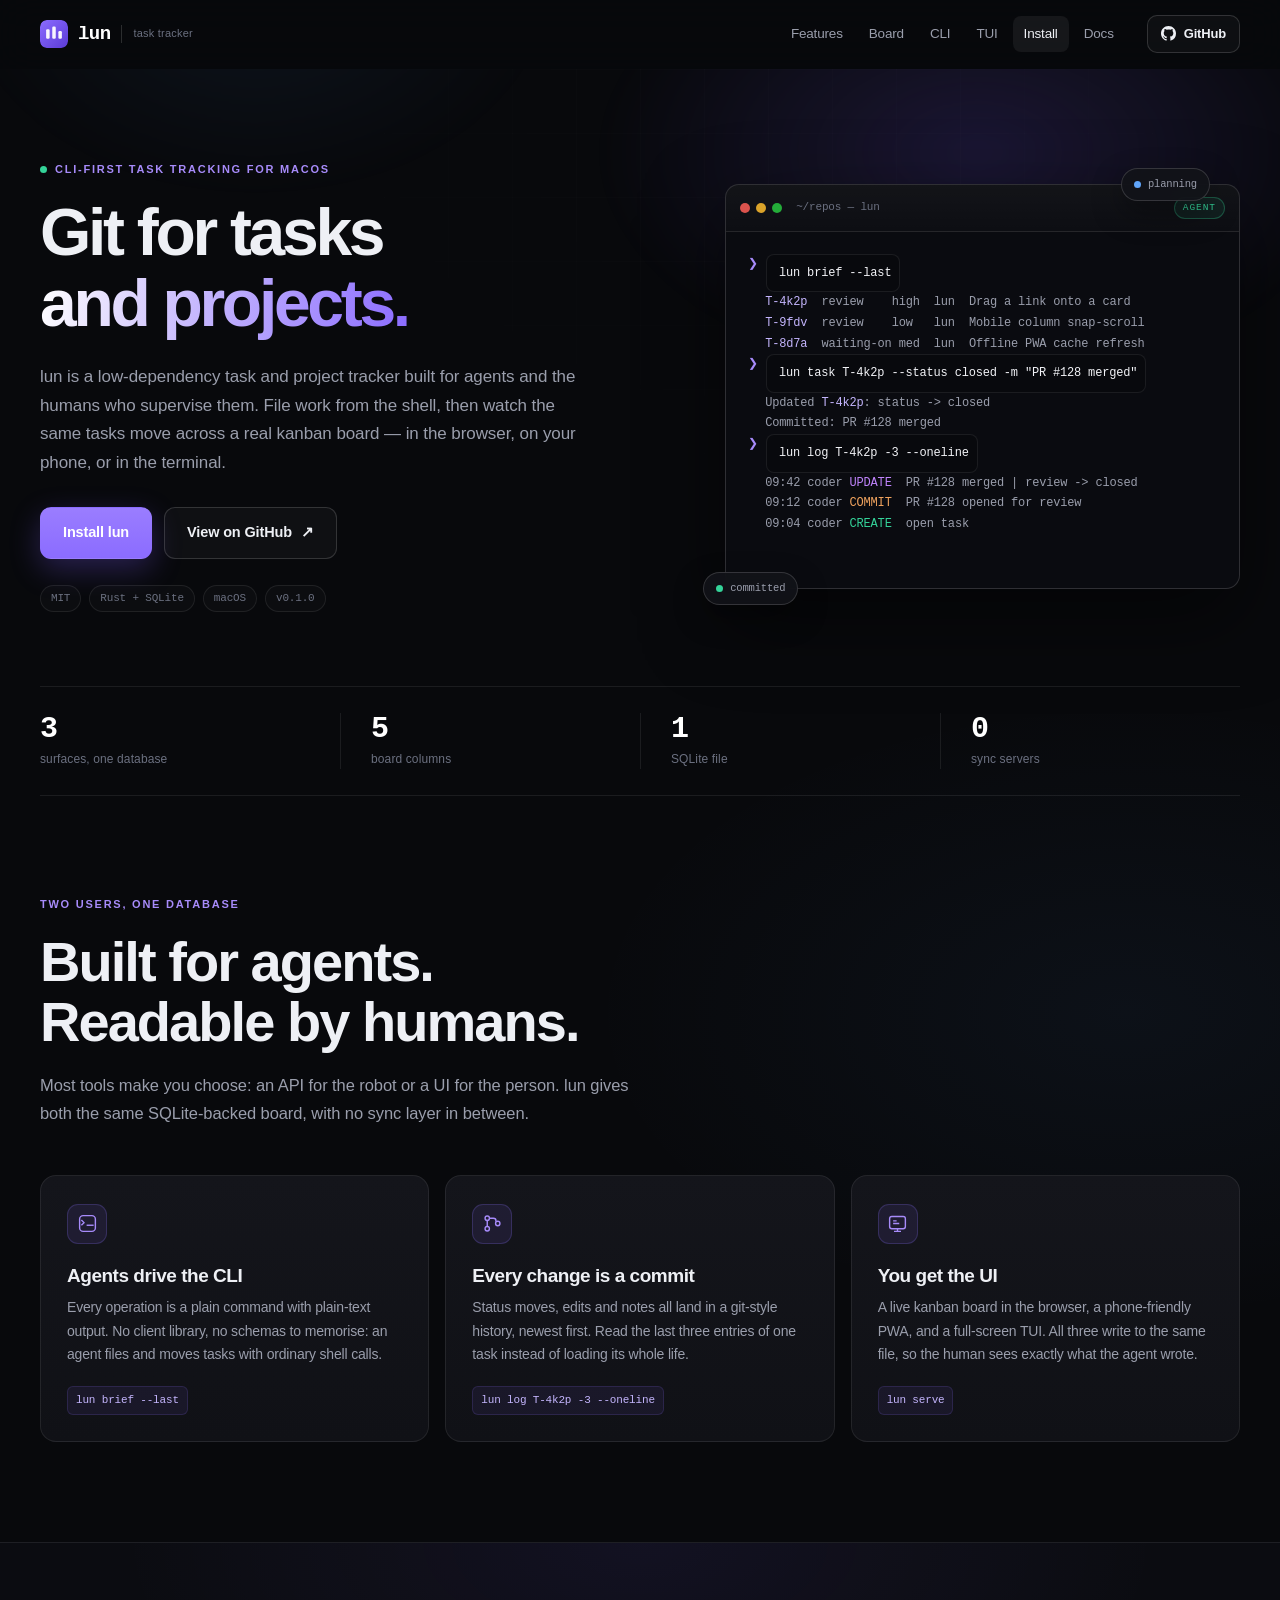
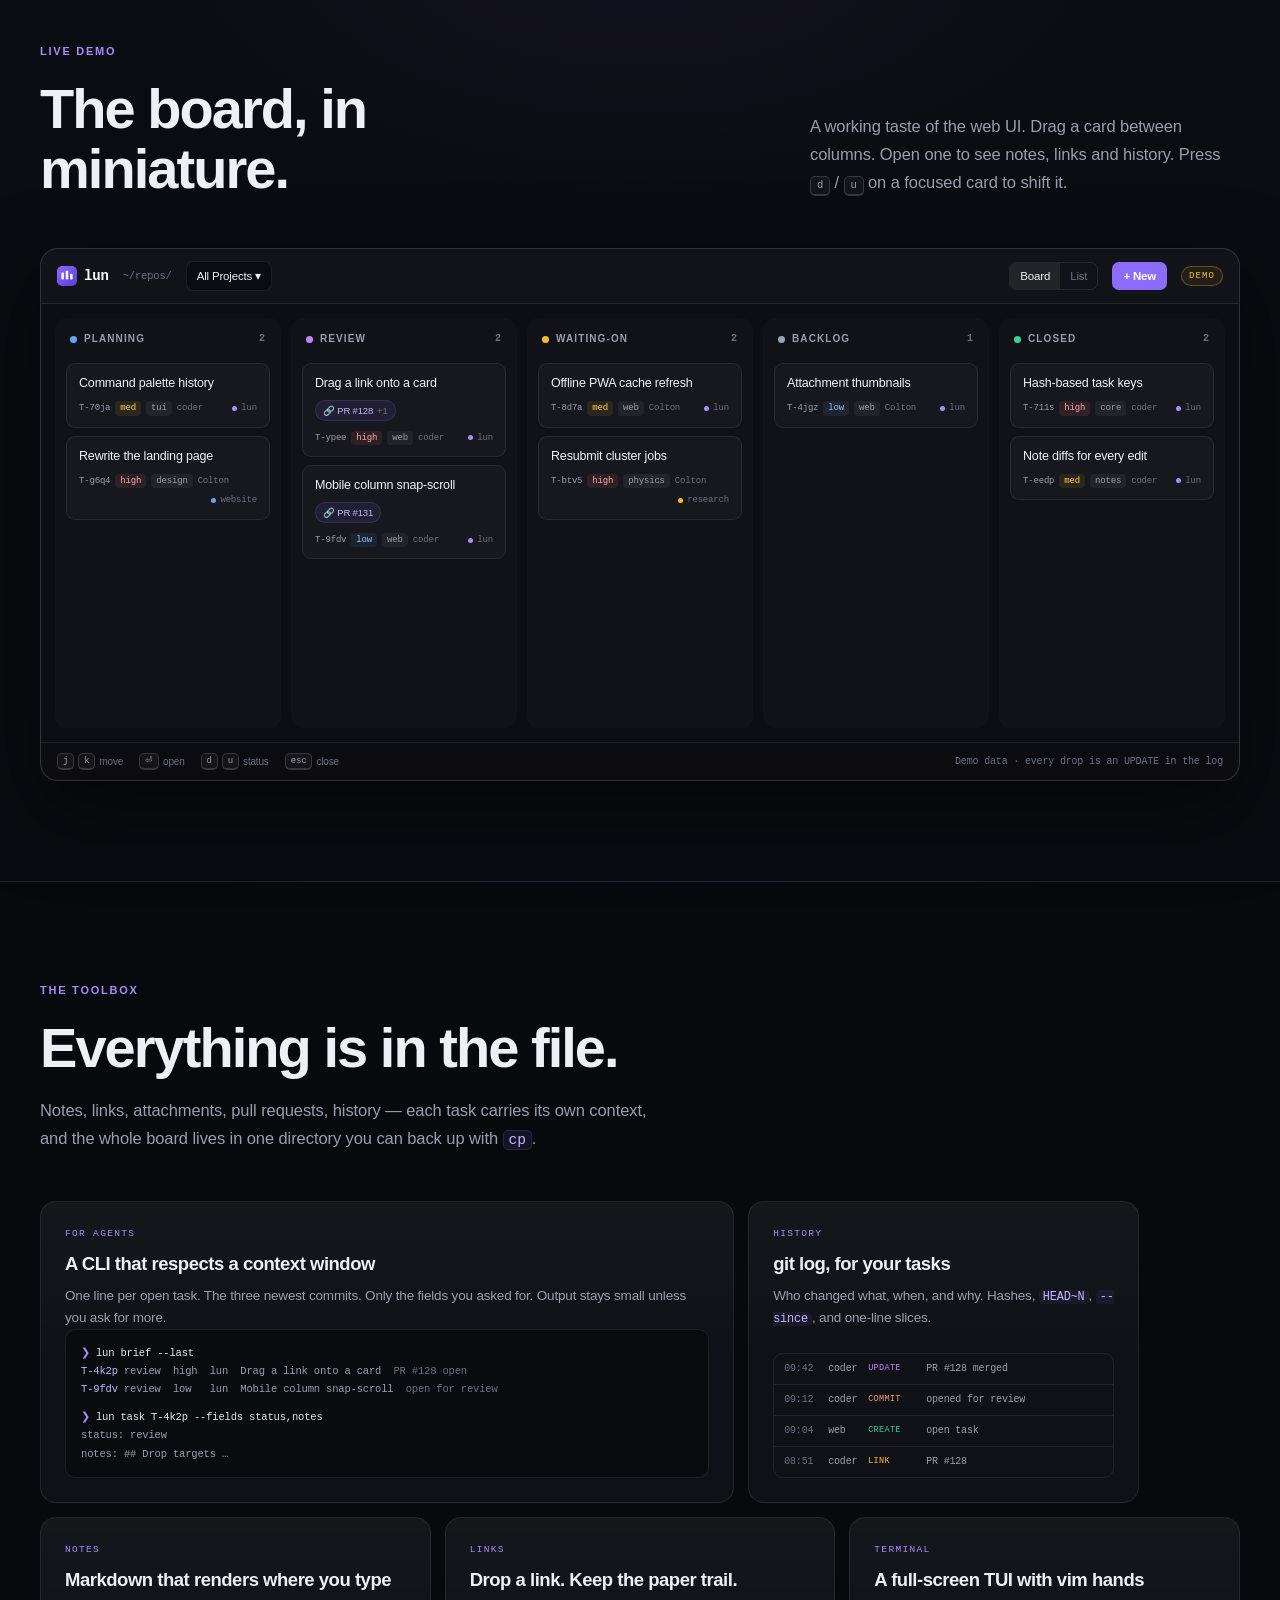
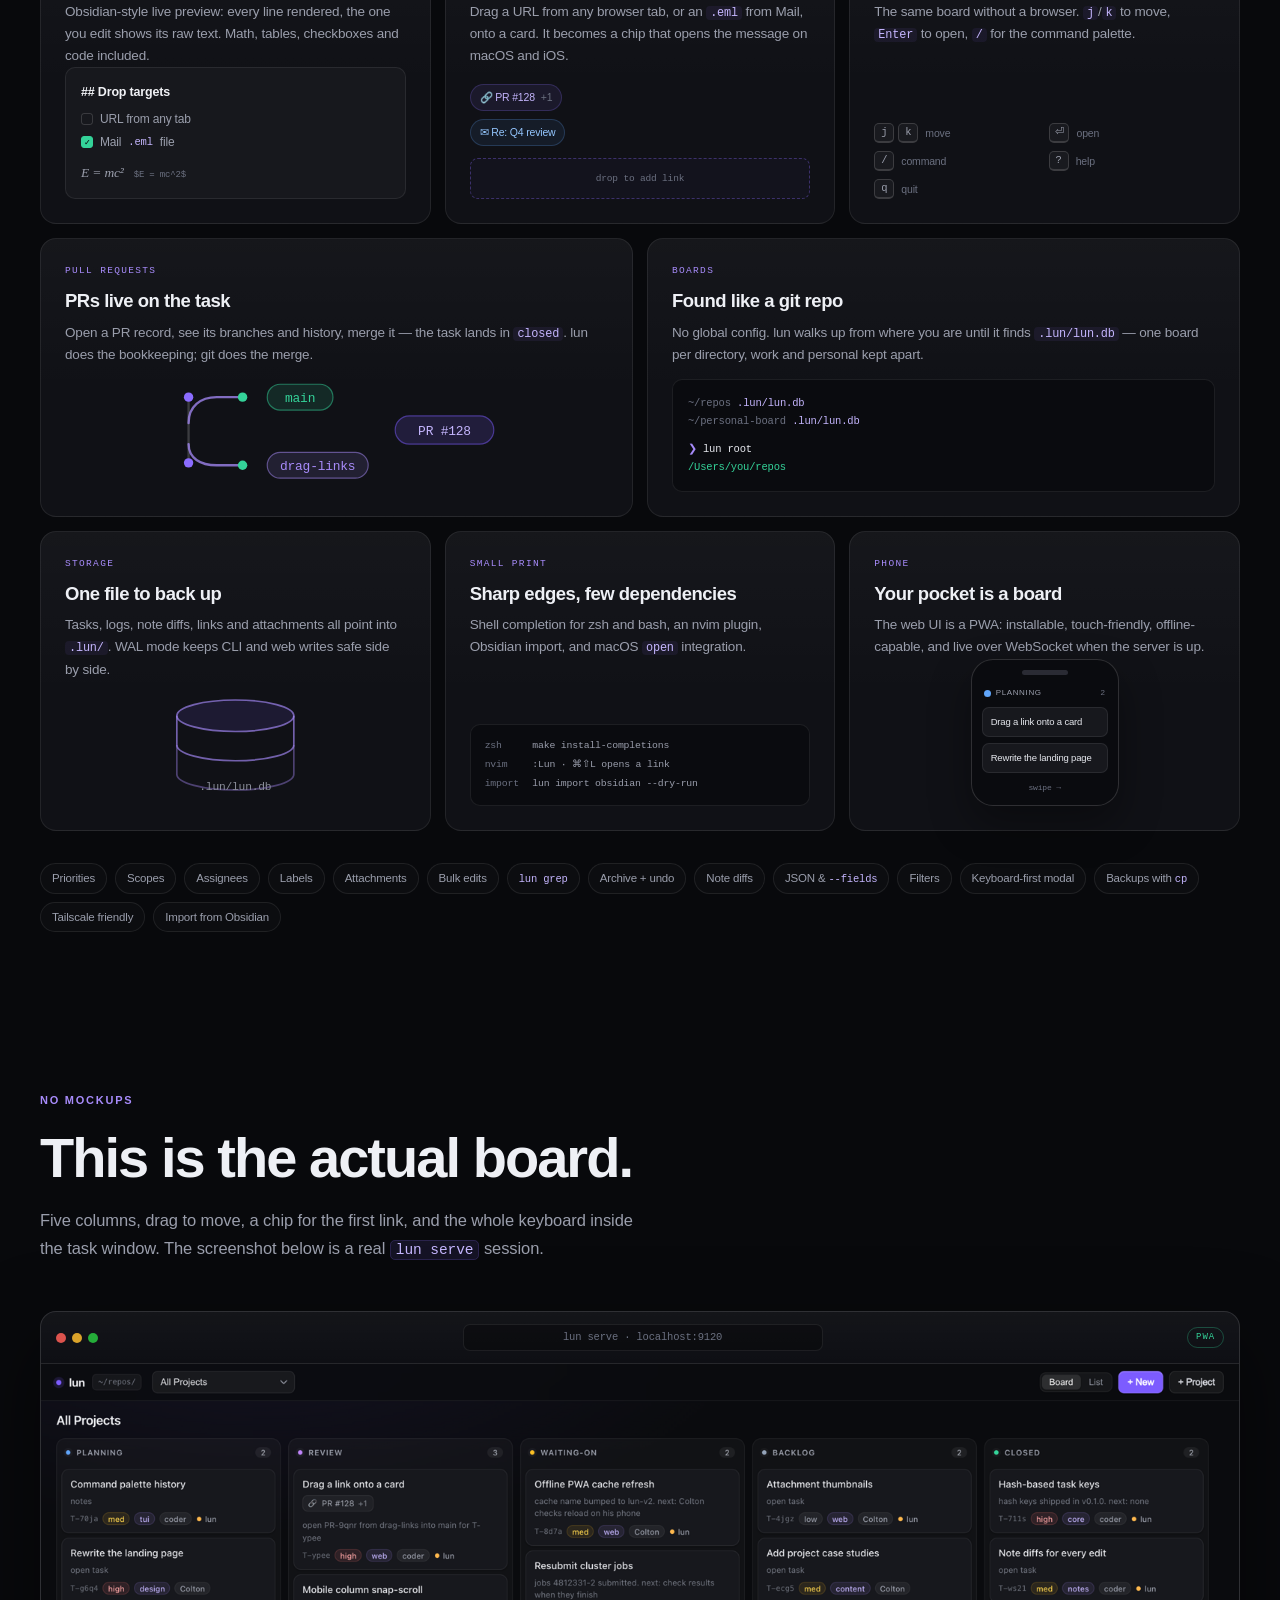
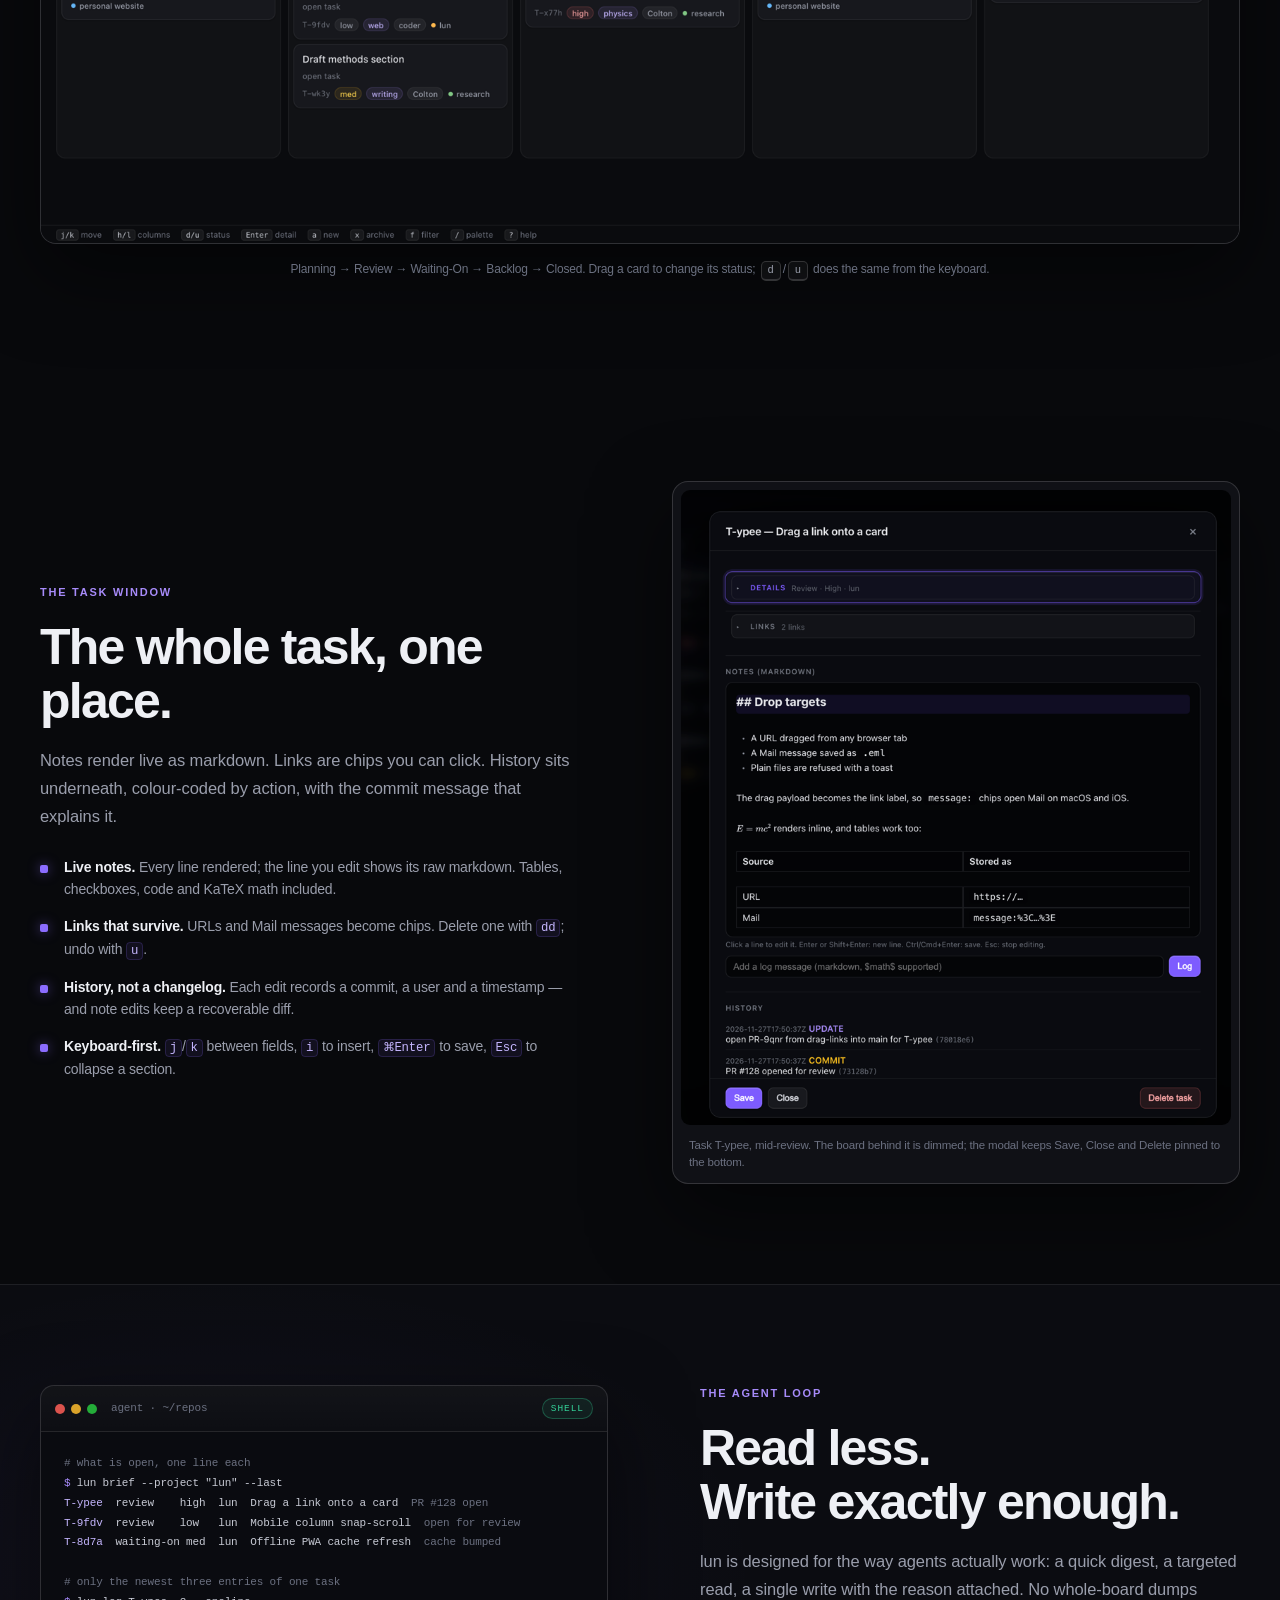
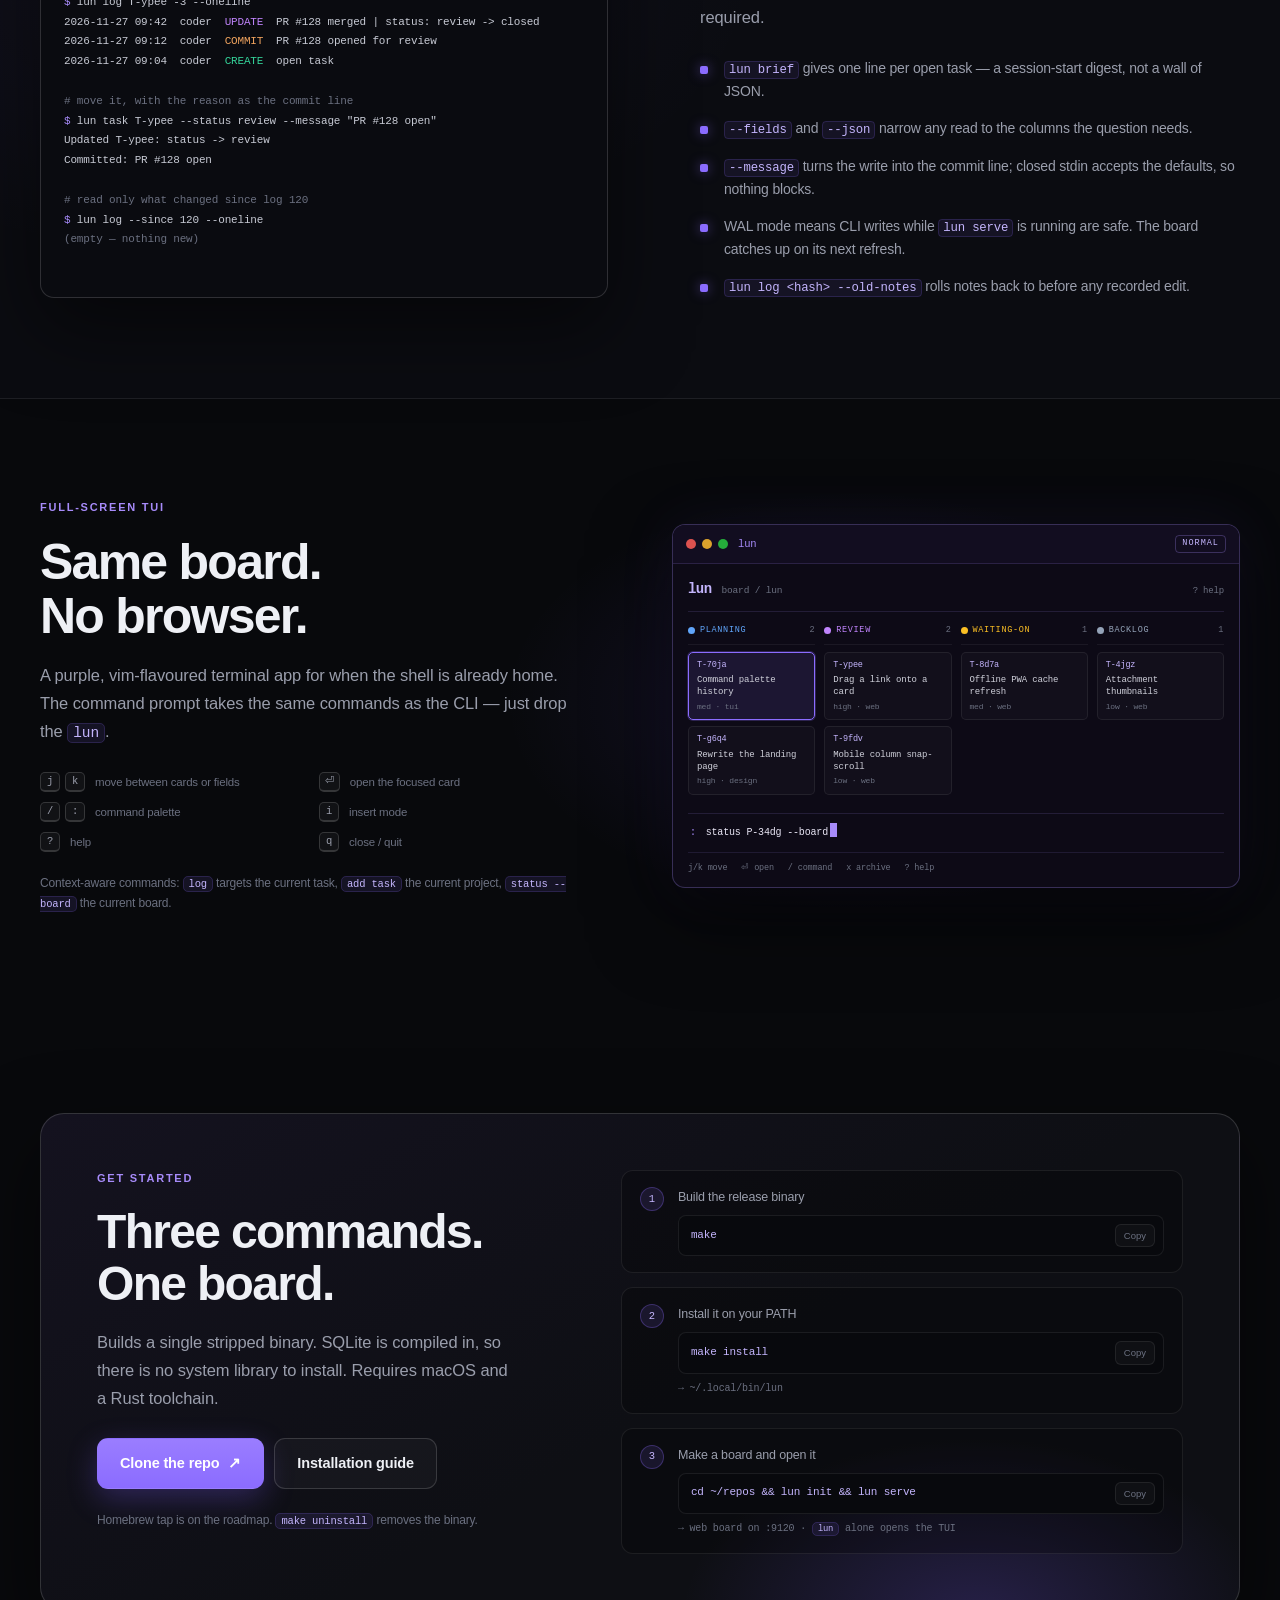
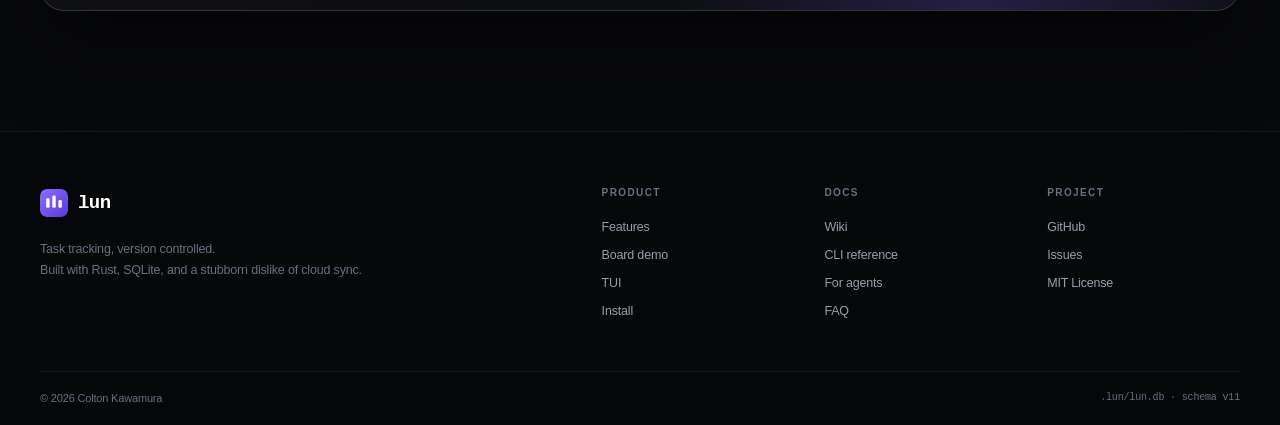
<file: site/index.html>
<!DOCTYPE html>
<html lang="en">
<head>
<meta charset="UTF-8">
<meta name="viewport" content="width=device-width, initial-scale=1.0">
<title>lun — git for tasks and projects</title>
<meta name="description" content="lun is git for tasks and projects: a low-dependency, CLI-first task tracker for macOS with git-style history, a web kanban board and phone PWA, and a full-screen TUI — all backed by one SQLite file.">
<meta name="theme-color" content="#08090c">
<link rel="canonical" href="https://coltonkawamura.github.io/lun/">
<link rel="icon" href="assets/mark.svg" type="image/svg+xml">
<link rel="apple-touch-icon" href="assets/icon-192.png">
<meta property="og:type" content="website">
<meta property="og:title" content="lun — git for tasks and projects">
<meta property="og:description" content="Git for tasks and projects. Every change is a commit, and the same SQLite board backs the CLI, the browser and the TUI.">
<meta property="og:url" content="https://coltonkawamura.github.io/lun/">
<meta property="og:image" content="https://coltonkawamura.github.io/lun/assets/og.png">
<meta property="og:image:width" content="1200">
<meta property="og:image:height" content="630">
<meta name="twitter:card" content="summary_large_image">
<meta name="twitter:title" content="lun — git for tasks and projects">
<meta name="twitter:description" content="Git for tasks and projects. Every change is a commit, and the same SQLite board backs the CLI, the browser and the TUI.">
<meta name="twitter:image" content="https://coltonkawamura.github.io/lun/assets/og.png">
<link rel="stylesheet" href="styles.css">
</head>
<body>
<a class="skip" href="#main">Skip to content</a>

<header class="site-header" id="top">
  <div class="wrap header-inner">
    <a class="brand" href="#top" aria-label="lun home">
      <img src="assets/mark.svg" alt="" width="28" height="28">
      <span class="brand-name">lun</span>
      <span class="brand-tag">task tracker</span>
    </a>
    <nav class="nav" aria-label="Main">
      <a href="#features">Features</a>
      <a href="#demo">Board</a>
      <a href="#cli">CLI</a>
      <a href="#tui">TUI</a>
      <a href="#install">Install</a>
      <a href="https://github.com/ColtonKawamura/lun/tree/main/docs/wiki">Docs</a>
    </nav>
    <a class="gh-btn" href="https://github.com/ColtonKawamura/lun" aria-label="lun on GitHub">
      <svg viewBox="0 0 16 16" aria-hidden="true"><path fill="currentColor" d="M8 0C3.58 0 0 3.58 0 8c0 3.54 2.29 6.53 5.47 7.59.4.07.55-.17.55-.38 0-.19-.01-.82-.01-1.49-2.01.37-2.53-.49-2.69-.94-.09-.23-.48-.94-.82-1.13-.28-.15-.68-.52-.01-.53.63-.01 1.08.58 1.23.82.72 1.21 1.87.87 2.33.66.07-.52.28-.87.51-1.07-1.78-.2-3.64-.89-3.64-3.95 0-.87.31-1.59.82-2.15-.08-.2-.36-1.02.08-2.12 0 0 .67-.21 2.2.82a7.4 7.4 0 0 1 2-.27c.68 0 1.36.09 2 .27 1.53-1.04 2.2-.82 2.2-.82.44 1.1.16 1.92.08 2.12.51.56.82 1.27.82 2.15 0 3.07-1.87 3.75-3.65 3.95.29.25.54.73.54 1.48 0 1.07-.01 1.93-.01 2.2 0 .21.15.46.55.38A8.01 8.01 0 0 0 16 8c0-4.42-3.58-8-8-8Z"/></svg>
      <span>GitHub</span>
    </a>
  </div>
</header>

<main id="main">

  <!-- ============ HERO ============ -->
  <section class="hero">
    <div class="hero-glow" aria-hidden="true"></div>
    <div class="wrap hero-grid">
      <div class="hero-copy">
        <p class="eyebrow"><span class="pulse" aria-hidden="true"></span> CLI-first task tracking for macOS</p>
        <h1>Git for tasks<br><span class="grad">and projects.</span></h1>
        <p class="lede">lun is a low-dependency task and project tracker built for agents and the humans who supervise them. File work from the shell, then watch the same tasks move across a real kanban board — in the browser, on your phone, or in the terminal.</p>
        <div class="hero-cta">
          <a class="btn primary" href="#install">Install lun</a>
          <a class="btn ghost" href="https://github.com/ColtonKawamura/lun">View on GitHub <span aria-hidden="true">↗</span></a>
        </div>
        <ul class="hero-meta" aria-label="At a glance">
          <li>MIT</li>
          <li>Rust + SQLite</li>
          <li>macOS</li>
          <li>v0.1.0</li>
        </ul>
      </div>

      <div class="hero-visual">
        <div class="term" aria-label="Example lun CLI session">
          <div class="term-bar">
            <span class="term-dots" aria-hidden="true"><i></i><i></i><i></i></span>
            <span class="term-title">~/repos — lun</span>
            <span class="term-live">agent</span>
          </div>
          <div class="term-body" id="hero-term">
            <div class="term-static sr-only">
              lun brief --last lists one line per open task. lun task updates a status and records a commit. lun log -3 --oneline shows the three newest entries.
            </div>
          </div>
        </div>
        <div class="float-chip chip-a" aria-hidden="true"><span class="dot planning"></span> planning</div>
        <div class="float-chip chip-b" aria-hidden="true"><span class="dot closed"></span> committed</div>
      </div>
    </div>

    <div class="wrap">
      <dl class="stat-strip reveal">
        <div><dt>3</dt><dd>surfaces, one database</dd></div>
        <div><dt>5</dt><dd>board columns</dd></div>
        <div><dt>1</dt><dd>SQLite file</dd></div>
        <div><dt>0</dt><dd>sync servers</dd></div>
      </dl>
    </div>
  </section>

  <!-- ============ PILLARS ============ -->
  <section class="section" aria-labelledby="pillars-title">
    <div class="wrap">
      <div class="section-head reveal">
        <p class="eyebrow">Two users, one database</p>
        <h2 id="pillars-title">Built for agents.<br>Readable by humans.</h2>
        <p class="section-lede">Most tools make you choose: an API for the robot or a UI for the person. lun gives both the same SQLite-backed board, with no sync layer in between.</p>
      </div>
      <div class="pillars">
        <article class="pillar reveal">
          <div class="pillar-icon" aria-hidden="true">
            <svg viewBox="0 0 24 24" fill="none" stroke="currentColor" stroke-width="1.6"><path d="m5 8 3 3-3 3"/><path d="M11 14h8"/><rect x="3" y="3" width="18" height="18" rx="4"/></svg>
          </div>
          <h3>Agents drive the CLI</h3>
          <p>Every operation is a plain command with plain-text output. No client library, no schemas to memorise: an agent files and moves tasks with ordinary shell calls.</p>
          <code class="inline-code">lun brief --last</code>
        </article>
        <article class="pillar reveal">
          <div class="pillar-icon" aria-hidden="true">
            <svg viewBox="0 0 24 24" fill="none" stroke="currentColor" stroke-width="1.6"><circle cx="6" cy="6" r="2.5"/><circle cx="6" cy="18" r="2.5"/><circle cx="18" cy="12" r="2.5"/><path d="M6 8.5v7M8.5 6H13a3 3 0 0 1 3 3v1"/></svg>
          </div>
          <h3>Every change is a commit</h3>
          <p>Status moves, edits and notes all land in a git-style history, newest first. Read the last three entries of one task instead of loading its whole life.</p>
          <code class="inline-code">lun log T-4k2p -3 --oneline</code>
        </article>
        <article class="pillar reveal">
          <div class="pillar-icon" aria-hidden="true">
            <svg viewBox="0 0 24 24" fill="none" stroke="currentColor" stroke-width="1.6"><rect x="3" y="4" width="18" height="14" rx="2.5"/><path d="M8 21h8M12 18v3"/><path d="M7 9h4M7 12h7"/></svg>
          </div>
          <h3>You get the UI</h3>
          <p>A live kanban board in the browser, a phone-friendly PWA, and a full-screen TUI. All three write to the same file, so the human sees exactly what the agent wrote.</p>
          <code class="inline-code">lun serve</code>
        </article>
      </div>
    </div>
  </section>

  <!-- ============ INTERACTIVE DEMO ============ -->
  <section class="section demo-section" id="demo" aria-labelledby="demo-title">
    <div class="wrap">
      <div class="section-head demo-head reveal">
        <div>
          <p class="eyebrow">Live demo</p>
          <h2 id="demo-title">The board, in miniature.</h2>
        </div>
        <p class="section-lede">A working taste of the web UI. Drag a card between columns. Open one to see notes, links and history. Press <kbd>d</kbd> / <kbd>u</kbd> on a focused card to shift it.</p>
      </div>

      <div class="demo-shell reveal">
        <div class="demo-topbar">
          <span class="demo-brand"><img src="assets/mark.svg" alt="" width="20" height="20"> lun</span>
          <span class="demo-path">~/repos/</span>
          <span class="demo-project">All Projects <span aria-hidden="true">▾</span></span>
          <span class="demo-views"><span class="on">Board</span><span>List</span></span>
          <span class="demo-new">+ New</span>
          <span class="demo-badge">demo</span>
        </div>
        <div class="demo-board" id="demo-board" aria-label="Interactive kanban demo"></div>
        <div class="demo-footer">
          <span><kbd>j</kbd><kbd>k</kbd> move</span>
          <span><kbd>⏎</kbd> open</span>
          <span><kbd>d</kbd><kbd>u</kbd> status</span>
          <span><kbd>esc</kbd> close</span>
          <span class="demo-note">Demo data · every drop is an UPDATE in the log</span>
        </div>
      </div>
    </div>
  </section>

  <!-- ============ FEATURES ============ -->
  <section class="section" id="features" aria-labelledby="features-title">
    <div class="wrap">
      <div class="section-head reveal">
        <p class="eyebrow">The toolbox</p>
        <h2 id="features-title">Everything is in the file.</h2>
        <p class="section-lede">Notes, links, attachments, pull requests, history — each task carries its own context, and the whole board lives in one directory you can back up with <code>cp</code>.</p>
      </div>

      <div class="bento">
        <article class="bcard b-wide reveal">
          <div class="bcard-copy">
            <p class="kicker">For agents</p>
            <h3>A CLI that respects a context window</h3>
            <p>One line per open task. The three newest commits. Only the fields you asked for. Output stays small unless you ask for more.</p>
          </div>
          <div class="mini-term">
            <div class="mini-line"><span class="p">❯</span> lun brief --last</div>
            <div class="mini-out"><span class="k">T-4k2p</span> review&nbsp; high&nbsp; lun&nbsp; Drag a link onto a card&nbsp; <span class="dim">PR #128 open</span></div>
            <div class="mini-out"><span class="k">T-9fdv</span> review&nbsp; low&nbsp;&nbsp; lun&nbsp; Mobile column snap-scroll&nbsp; <span class="dim">open for review</span></div>
            <div class="mini-line mt"><span class="p">❯</span> lun task T-4k2p --fields status,notes</div>
            <div class="mini-out">status: review</div>
            <div class="mini-out">notes: ## Drop targets …</div>
          </div>
        </article>

        <article class="bcard reveal">
          <div class="bcard-copy">
            <p class="kicker">History</p>
            <h3>git log, for your tasks</h3>
            <p>Who changed what, when, and why. Hashes, <code>HEAD~N</code>, <code>--since</code>, and one-line slices.</p>
          </div>
          <div class="mini-log">
            <div class="logline"><span class="t">09:42</span><span class="u">coder</span><span class="a upd">UPDATE</span><span>PR #128 merged</span></div>
            <div class="logline"><span class="t">09:12</span><span class="u">coder</span><span class="a com">COMMIT</span><span>opened for review</span></div>
            <div class="logline"><span class="t">09:04</span><span class="u">web</span><span class="a cre">CREATE</span><span>open task</span></div>
            <div class="logline"><span class="t">08:51</span><span class="u">coder</span><span class="a lnk">LINK</span><span>PR #128</span></div>
          </div>
        </article>

        <article class="bcard reveal">
          <div class="bcard-copy">
            <p class="kicker">Notes</p>
            <h3>Markdown that renders where you type</h3>
            <p>Obsidian-style live preview: every line rendered, the one you edit shows its raw text. Math, tables, checkboxes and code included.</p>
          </div>
          <div class="mini-note">
            <div class="note-h">## Drop targets</div>
            <div class="note-li"><span class="box"></span> URL from any tab</div>
            <div class="note-li"><span class="box checked">✓</span> Mail <code>.eml</code> file</div>
            <p class="note-eq">E = mc² <span class="note-eq-src">$E = mc^2$</span></p>
          </div>
        </article>

        <article class="bcard reveal">
          <div class="bcard-copy">
            <p class="kicker">Links</p>
            <h3>Drop a link. Keep the paper trail.</h3>
            <p>Drag a URL from any browser tab, or an <code>.eml</code> from Mail, onto a card. It becomes a chip that opens the message on macOS and iOS.</p>
          </div>
          <div class="mini-links">
            <span class="chip-link">🔗 PR #128 <b>+1</b></span>
            <span class="chip-link mail">✉ Re: Q4 review</span>
            <span class="drop-zone">drop to add link</span>
          </div>
        </article>

        <article class="bcard reveal">
          <div class="bcard-copy">
            <p class="kicker">Terminal</p>
            <h3>A full-screen TUI with vim hands</h3>
            <p>The same board without a browser. <code>j</code>/<code>k</code> to move, <code>Enter</code> to open, <code>/</code> for the command palette.</p>
          </div>
          <div class="mini-keys">
            <span><kbd>j</kbd><kbd>k</kbd><i>move</i></span>
            <span><kbd>⏎</kbd><i>open</i></span>
            <span><kbd>/</kbd><i>command</i></span>
            <span><kbd>?</kbd><i>help</i></span>
            <span><kbd>q</kbd><i>quit</i></span>
          </div>
        </article>

        <article class="bcard b-half reveal">
          <div class="bcard-copy">
            <p class="kicker">Pull requests</p>
            <h3>PRs live on the task</h3>
            <p>Open a PR record, see its branches and history, merge it — the task lands in <code>closed</code>. lun does the bookkeeping; git does the merge.</p>
          </div>
          <div class="branchviz" aria-hidden="true">
            <svg viewBox="0 0 300 92" fill="none">
              <path d="M24 18v56" stroke="rgba(255,255,255,.18)" stroke-width="2"/>
              <path d="M24 40c0-14 10-22 24-22h20M24 58c0 12 10 18 24 18h20" stroke="rgba(167,139,250,.75)" stroke-width="2" stroke-linecap="round"/>
              <circle cx="24" cy="18" r="4" fill="#8b6cff"/><circle cx="24" cy="74" r="4" fill="#8b6cff"/>
              <circle cx="70" cy="18" r="4" fill="#34d399"/><circle cx="70" cy="76" r="4" fill="#34d399"/>
              <rect x="91" y="7" width="56" height="22" rx="11" fill="rgba(52,211,153,.12)" stroke="rgba(52,211,153,.5)"/>
              <text x="119" y="22" text-anchor="middle" fill="#34d399" font-size="11" font-family="monospace">main</text>
              <rect x="91" y="65" width="86" height="22" rx="11" fill="rgba(167,139,250,.12)" stroke="rgba(167,139,250,.5)"/>
              <text x="134" y="80" text-anchor="middle" fill="#a78bfa" font-size="11" font-family="monospace">drag-links</text>
              <rect x="200" y="34" width="84" height="24" rx="12" fill="rgba(124,92,255,.16)" stroke="rgba(124,92,255,.5)"/>
              <text x="242" y="50" text-anchor="middle" fill="#c4b5fd" font-size="11" font-family="monospace">PR #128</text>
            </svg>
          </div>
        </article>

        <article class="bcard b-half reveal">
          <div class="bcard-copy">
            <p class="kicker">Boards</p>
            <h3>Found like a git repo</h3>
            <p>No global config. lun walks up from where you are until it finds <code>.lun/lun.db</code> — one board per directory, work and personal kept apart.</p>
          </div>
          <div class="mini-term tree">
            <div class="mini-out"><span class="dim">~/repos</span> <span class="k">.lun/lun.db</span></div>
            <div class="mini-out"><span class="dim">~/personal-board</span> <span class="k">.lun/lun.db</span></div>
            <div class="mini-line mt"><span class="p">❯</span> lun root</div>
            <div class="mini-out ok">/Users/you/repos</div>
          </div>
        </article>

        <article class="bcard reveal">
          <div class="bcard-copy">
            <p class="kicker">Storage</p>
            <h3>One file to back up</h3>
            <p>Tasks, logs, note diffs, links and attachments all point into <code>.lun/</code>. WAL mode keeps CLI and web writes safe side by side.</p>
          </div>
          <div class="dbviz" aria-hidden="true">
            <svg viewBox="0 0 220 96" fill="none">
              <ellipse cx="110" cy="22" rx="52" ry="14" fill="rgba(124,92,255,.12)" stroke="rgba(167,139,250,.65)" stroke-width="1.5"/>
              <path d="M58 22v26c0 7.7 23.3 14 52 14s52-6.3 52-14V22" stroke="rgba(167,139,250,.65)" stroke-width="1.5"/>
              <path d="M58 48v26c0 7.7 23.3 14 52 14s52-6.3 52-14V48" stroke="rgba(167,139,250,.4)" stroke-width="1.5"/>
              <text x="110" y="88" text-anchor="middle" fill="#8a8e99" font-size="10" font-family="monospace">.lun/lun.db</text>
            </svg>
          </div>
        </article>

        <article class="bcard reveal">
          <div class="bcard-copy">
            <p class="kicker">Small print</p>
            <h3>Sharp edges, few dependencies</h3>
            <p>Shell completion for zsh and bash, an nvim plugin, Obsidian import, and macOS <code>open</code> integration.</p>
          </div>
          <div class="mini-code">
            <div><span class="dim">zsh</span> make install-completions</div>
            <div><span class="dim">nvim</span> :Lun · ⌘⇧L opens a link</div>
            <div><span class="dim">import</span> lun import obsidian --dry-run</div>
          </div>
        </article>

        <article class="bcard reveal">
          <div class="bcard-copy">
            <p class="kicker">Phone</p>
            <h3>Your pocket is a board</h3>
            <p>The web UI is a PWA: installable, touch-friendly, offline-capable, and live over WebSocket when the server is up.</p>
          </div>
          <div class="phoneviz" aria-hidden="true">
            <div class="phone-notch"></div>
            <div class="phone-col"><span class="dot planning"></span> planning <b>2</b></div>
            <div class="phone-card">Drag a link onto a card</div>
            <div class="phone-card">Rewrite the landing page</div>
            <div class="phone-foot">swipe →</div>
          </div>
        </article>
      </div>

      <ul class="also-list reveal" aria-label="More features">
        <li>Priorities</li><li>Scopes</li><li>Assignees</li><li>Labels</li><li>Attachments</li>
        <li>Bulk edits</li><li><code>lun grep</code></li><li>Archive + undo</li><li>Note diffs</li>
        <li>JSON &amp; <code>--fields</code></li><li>Filters</li><li>Keyboard-first modal</li>
        <li>Backups with <code>cp</code></li><li>Tailscale friendly</li><li>Import from Obsidian</li>
      </ul>
    </div>
  </section>

  <!-- ============ REAL BOARD ============ -->
  <section class="section real-section" aria-labelledby="real-title">
    <div class="wrap">
      <div class="section-head reveal">
        <p class="eyebrow">No mockups</p>
        <h2 id="real-title">This is the actual board.</h2>
        <p class="section-lede">Five columns, drag to move, a chip for the first link, and the whole keyboard inside the task window. The screenshot below is a real <code>lun serve</code> session.</p>
      </div>
      <figure class="browser-frame reveal">
        <div class="browser-bar">
          <span class="term-dots" aria-hidden="true"><i></i><i></i><i></i></span>
          <span class="browser-url">lun serve · localhost:9120</span>
          <span class="browser-pill">PWA</span>
        </div>
        <img src="assets/board.png" srcset="assets/board.png 1600w, assets/board@2x.png 3200w" sizes="(max-width: 1200px) 100vw, 1160px" width="1600" height="640" alt="The lun web board: five columns from Planning to Closed with task cards showing keys, priorities, scopes, assignees and a PR link chip." loading="lazy">
      </figure>
      <p class="fig-caption reveal">Planning → Review → Waiting-On → Backlog → Closed. Drag a card to change its status; <kbd>d</kbd>/<kbd>u</kbd> does the same from the keyboard.</p>
    </div>
  </section>

  <!-- ============ TASK WINDOW ============ -->
  <section class="section split-section" aria-labelledby="window-title">
    <div class="wrap split">
      <div class="split-copy reveal">
        <p class="eyebrow">The task window</p>
        <h2 id="window-title">The whole task, one place.</h2>
        <p class="section-lede">Notes render live as markdown. Links are chips you can click. History sits underneath, colour-coded by action, with the commit message that explains it.</p>
        <ul class="check-list">
          <li><strong>Live notes.</strong> Every line rendered; the line you edit shows its raw markdown. Tables, checkboxes, code and KaTeX math included.</li>
          <li><strong>Links that survive.</strong> URLs and Mail messages become chips. Delete one with <code>dd</code>; undo with <code>u</code>.</li>
          <li><strong>History, not a changelog.</strong> Each edit records a commit, a user and a timestamp — and note edits keep a recoverable diff.</li>
          <li><strong>Keyboard-first.</strong> <code>j</code>/<code>k</code> between fields, <code>i</code> to insert, <code>⌘Enter</code> to save, <code>Esc</code> to collapse a section.</li>
        </ul>
      </div>
      <figure class="window-frame reveal">
        <img src="assets/task-window.png" srcset="assets/task-window.png 780w, assets/task-window@2x.png 1560w" sizes="(max-width: 900px) 100vw, 620px" width="780" height="900" alt="A lun task window showing collapsed Details and Links sections, rendered markdown notes with a table and equation, a log input, and colour-coded history entries." loading="lazy">
        <figcaption>Task T-ypee, mid-review. The board behind it is dimmed; the modal keeps Save, Close and Delete pinned to the bottom.</figcaption>
      </figure>
    </div>
  </section>

  <!-- ============ CLI ============ -->
  <section class="section cli-section" id="cli" aria-labelledby="cli-title">
    <div class="wrap split split-reverse">
      <div class="split-copy reveal">
        <p class="eyebrow">The agent loop</p>
        <h2 id="cli-title">Read less.<br>Write exactly enough.</h2>
        <p class="section-lede">lun is designed for the way agents actually work: a quick digest, a targeted read, a single write with the reason attached. No whole-board dumps required.</p>
        <ul class="check-list">
          <li><code>lun brief</code> gives one line per open task — a session-start digest, not a wall of JSON.</li>
          <li><code>--fields</code> and <code>--json</code> narrow any read to the columns the question needs.</li>
          <li><code>--message</code> turns the write into the commit line; closed stdin accepts the defaults, so nothing blocks.</li>
          <li>WAL mode means CLI writes while <code>lun serve</code> is running are safe. The board catches up on its next refresh.</li>
          <li><code>lun log &lt;hash&gt; --old-notes</code> rolls notes back to before any recorded edit.</li>
        </ul>
      </div>
      <div class="cli-term term reveal">
        <div class="term-bar">
          <span class="term-dots" aria-hidden="true"><i></i><i></i><i></i></span>
          <span class="term-title">agent · ~/repos</span>
          <span class="term-live">shell</span>
        </div>
        <pre class="cli-pre"><code><span class="c"># what is open, one line each</span>
<span class="p">$</span> lun brief --project "lun" --last
<span class="k">T-ypee</span>  review    high  lun  Drag a link onto a card  <span class="dim">PR #128 open</span>
<span class="k">T-9fdv</span>  review    low   lun  Mobile column snap-scroll  <span class="dim">open for review</span>
<span class="k">T-8d7a</span>  waiting-on med  lun  Offline PWA cache refresh  <span class="dim">cache bumped</span>

<span class="c"># only the newest three entries of one task</span>
<span class="p">$</span> lun log T-ypee -3 --oneline
2026-11-27 09:42  coder  <span class="upd">UPDATE</span>  PR #128 merged | status: review -&gt; closed
2026-11-27 09:12  coder  <span class="com">COMMIT</span>  PR #128 opened for review
2026-11-27 09:04  coder  <span class="cre">CREATE</span>  open task

<span class="c"># move it, with the reason as the commit line</span>
<span class="p">$</span> lun task T-ypee --status review --message "PR #128 open"
Updated T-ypee: status -&gt; review
Committed: PR #128 open

<span class="c"># read only what changed since log 120</span>
<span class="p">$</span> lun log --since 120 --oneline
<span class="dim">(empty — nothing new)</span></code></pre>
      </div>
    </div>
  </section>

  <!-- ============ TUI ============ -->
  <section class="section tui-section" id="tui" aria-labelledby="tui-title">
    <div class="wrap split">
      <div class="split-copy reveal">
        <p class="eyebrow">Full-screen TUI</p>
        <h2 id="tui-title">Same board.<br>No browser.</h2>
        <p class="section-lede">A purple, vim-flavoured terminal app for when the shell is already home. The command prompt takes the same commands as the CLI — just drop the <code>lun</code>.</p>
        <ul class="key-table">
          <li><kbd>j</kbd><kbd>k</kbd><span>move between cards or fields</span></li>
          <li><kbd>⏎</kbd><span>open the focused card</span></li>
          <li><kbd>/</kbd> <kbd>:</kbd><span>command palette</span></li>
          <li><kbd>i</kbd><span>insert mode</span></li>
          <li><kbd>?</kbd><span>help</span></li>
          <li><kbd>q</kbd><span>close / quit</span></li>
        </ul>
        <p class="small-note">Context-aware commands: <code>log</code> targets the current task, <code>add task</code> the current project, <code>status --board</code> the current board.</p>
      </div>

      <div class="tui reveal" aria-label="Illustration of the lun terminal UI">
        <div class="tui-bar"><span class="term-dots" aria-hidden="true"><i></i><i></i><i></i></span><span class="tui-title">lun</span><span class="tui-mode">NORMAL</span></div>
        <div class="tui-body">
          <div class="tui-head">
            <span class="tui-logo">lun</span>
            <span class="tui-crumb">board / lun</span>
            <span class="tui-help">? help</span>
          </div>
          <div class="tui-cols">
            <div class="tui-col">
              <div class="tui-ch" style="--c:var(--planning)"><span class="dot planning"></span>PLANNING <b>2</b></div>
              <div class="tui-card sel"><span class="tui-key">T-70ja</span><span>Command palette history</span><span class="tui-tags">med · tui</span></div>
              <div class="tui-card"><span class="tui-key">T-g6q4</span><span>Rewrite the landing page</span><span class="tui-tags">high · design</span></div>
            </div>
            <div class="tui-col">
              <div class="tui-ch" style="--c:var(--review)"><span class="dot review"></span>REVIEW <b>2</b></div>
              <div class="tui-card"><span class="tui-key">T-ypee</span><span>Drag a link onto a card</span><span class="tui-tags">high · web</span></div>
              <div class="tui-card"><span class="tui-key">T-9fdv</span><span>Mobile column snap-scroll</span><span class="tui-tags">low · web</span></div>
            </div>
            <div class="tui-col">
              <div class="tui-ch" style="--c:var(--waiting-on)"><span class="dot waiting-on"></span>WAITING-ON <b>1</b></div>
              <div class="tui-card"><span class="tui-key">T-8d7a</span><span>Offline PWA cache refresh</span><span class="tui-tags">med · web</span></div>
            </div>
            <div class="tui-col last">
              <div class="tui-ch" style="--c:var(--backlog)"><span class="dot backlog"></span>BACKLOG <b>1</b></div>
              <div class="tui-card"><span class="tui-key">T-4jgz</span><span>Attachment thumbnails</span><span class="tui-tags">low · web</span></div>
            </div>
          </div>
          <div class="tui-palette"><span class="p">:</span> status P-34dg --board<span class="caret" aria-hidden="true"></span></div>
          <div class="tui-foot"><span>j/k move</span><span>⏎ open</span><span>/ command</span><span>x archive</span><span>? help</span></div>
        </div>
      </div>
    </div>
  </section>

  <!-- ============ INSTALL ============ -->
  <section class="section install-section" id="install" aria-labelledby="install-title">
    <div class="wrap">
      <div class="install-card reveal">
        <div class="install-glow" aria-hidden="true"></div>
        <div class="install-copy">
          <p class="eyebrow">Get started</p>
          <h2 id="install-title">Three commands.<br>One board.</h2>
          <p class="section-lede">Builds a single stripped binary. SQLite is compiled in, so there is no system library to install. Requires macOS and a Rust toolchain.</p>
          <div class="install-actions">
            <a class="btn primary" href="https://github.com/ColtonKawamura/lun">Clone the repo <span aria-hidden="true">↗</span></a>
            <a class="btn ghost" href="https://github.com/ColtonKawamura/lun/blob/main/docs/wiki/installation.md">Installation guide</a>
          </div>
          <p class="small-note">Homebrew tap is on the roadmap. <code>make uninstall</code> removes the binary.</p>
        </div>
        <ol class="steps">
          <li>
            <span class="step-n">1</span>
            <div class="step-body">
              <p>Build the release binary</p>
              <div class="cmd"><code>make</code><button class="copy" type="button" data-copy="make" aria-label="Copy make">Copy</button></div>
            </div>
          </li>
          <li>
            <span class="step-n">2</span>
            <div class="step-body">
              <p>Install it on your PATH</p>
              <div class="cmd"><code>make install</code><button class="copy" type="button" data-copy="make install" aria-label="Copy make install">Copy</button></div>
              <span class="step-hint">→ ~/.local/bin/lun</span>
            </div>
          </li>
          <li>
            <span class="step-n">3</span>
            <div class="step-body">
              <p>Make a board and open it</p>
              <div class="cmd"><code>cd ~/repos &amp;&amp; lun init &amp;&amp; lun serve</code><button class="copy" type="button" data-copy="cd ~/repos &amp;&amp; lun init &amp;&amp; lun serve" aria-label="Copy board commands">Copy</button></div>
              <span class="step-hint">→ web board on :9120 · <code>lun</code> alone opens the TUI</span>
            </div>
          </li>
        </ol>
      </div>
    </div>
  </section>

</main>

<footer class="site-footer">
  <div class="wrap footer-inner">
    <div class="footer-brand">
      <a class="brand" href="#top"><img src="assets/mark.svg" alt="" width="24" height="24"><span class="brand-name">lun</span></a>
      <p>Task tracking, version controlled.<br>Built with Rust, SQLite, and a stubborn dislike of cloud sync.</p>
    </div>
    <div class="footer-links">
      <div>
        <h4>Product</h4>
        <a href="#features">Features</a>
        <a href="#demo">Board demo</a>
        <a href="#tui">TUI</a>
        <a href="#install">Install</a>
      </div>
      <div>
        <h4>Docs</h4>
        <a href="https://github.com/ColtonKawamura/lun/tree/main/docs/wiki">Wiki</a>
        <a href="https://github.com/ColtonKawamura/lun/blob/main/docs/wiki/cli-commands.md">CLI reference</a>
        <a href="https://github.com/ColtonKawamura/lun/blob/main/docs/wiki/agents.md">For agents</a>
        <a href="https://github.com/ColtonKawamura/lun/blob/main/docs/wiki/faq.md">FAQ</a>
      </div>
      <div>
        <h4>Project</h4>
        <a href="https://github.com/ColtonKawamura/lun">GitHub</a>
        <a href="https://github.com/ColtonKawamura/lun/issues">Issues</a>
        <a href="https://github.com/ColtonKawamura/lun/blob/main/LICENSE">MIT License</a>
      </div>
    </div>
  </div>
  <div class="wrap footer-bottom">
    <span>© <span id="year">2026</span> Colton Kawamura</span>
    <span class="footer-mono">.lun/lun.db · schema v11</span>
  </div>
</footer>

<!-- Demo task modal -->
<div class="modal-overlay" id="modal" hidden>
  <div class="modal" role="dialog" aria-modal="true" aria-labelledby="modal-title" tabindex="-1">
    <div class="modal-head">
      <div>
        <span class="modal-key" id="modal-key">T-0000</span>
        <h3 id="modal-title">Task title</h3>
      </div>
      <button class="modal-x" id="modal-close" type="button" aria-label="Close task window">✕</button>
    </div>
    <div class="modal-body">
      <div class="modal-fields" id="modal-fields"></div>
      <div class="modal-section">
        <h4>Notes</h4>
        <div class="modal-notes" id="modal-notes"></div>
      </div>
      <div class="modal-section">
        <h4>History</h4>
        <div class="modal-history" id="modal-history"></div>
      </div>
    </div>
    <div class="modal-foot">
      <span class="modal-hint"><kbd>esc</kbd> close · rewrite this demo as much as you like</span>
      <button class="btn ghost small" id="modal-done" type="button">Close</button>
    </div>
  </div>
</div>

<div class="toast" id="toast" role="status" aria-live="polite"></div>

<script src="script.js"></script>
</body>
</html>
</file>
<file: site/styles.css>
/* ==========================================================================
   lun — feature site
   ========================================================================== */

:root {
  --bg: #08090c;
  --bg-2: #0b0c11;
  --panel: #101116;
  --panel-2: #14151b;
  --card: #17181d;
  --card-hi: #1c1d24;
  --border: rgba(255, 255, 255, 0.08);
  --border-strong: rgba(255, 255, 255, 0.15);
  --text: #eef0f5;
  --muted: #9a9eac;
  --dim: #6b7080;
  --accent: #8b6cff;
  --accent-2: #a78bfa;
  --accent-3: #c4b5fd;
  --accent-ink: #0c0718;
  --planning: #60a5fa;
  --review: #c084fc;
  --waiting-on: #fbbf24;
  --backlog: #94a3b8;
  --closed: #34d399;
  --danger: #f87171;
  --success: #34d399;
  --font: -apple-system, BlinkMacSystemFont, "SF Pro Display", "SF Pro Text", "Segoe UI", Roboto, "Helvetica Neue", sans-serif;
  --mono: ui-monospace, "SF Mono", SFMono-Regular, Menlo, Consolas, monospace;
  --radius: 16px;
  --shadow: 0 30px 80px rgba(0, 0, 0, 0.5);
  color-scheme: dark;
}

* { margin: 0; padding: 0; box-sizing: border-box; }

html {
  -webkit-text-size-adjust: 100%;
  scroll-behavior: smooth;
  scroll-padding-top: 90px;
}

body {
  background:
    radial-gradient(1200px 620px at 18% -10%, rgba(124, 92, 255, 0.10), transparent 62%),
    radial-gradient(900px 520px at 88% 12%, rgba(96, 165, 250, 0.05), transparent 60%),
    var(--bg);
  color: var(--text);
  font-family: var(--font);
  font-size: 16px;
  line-height: 1.6;
  letter-spacing: -0.011em;
  -webkit-font-smoothing: antialiased;
  overflow-x: hidden;
}

::selection { background: rgba(139, 108, 255, 0.35); color: #fff; }

img { max-width: 100%; display: block; }
a { color: inherit; text-decoration: none; }
button { font: inherit; color: inherit; }
code, kbd, pre { font-family: var(--mono); }

.wrap { width: min(1200px, calc(100% - 48px)); margin-inline: auto; }

.sr-only {
  position: absolute; width: 1px; height: 1px; padding: 0; margin: -1px;
  overflow: hidden; clip: rect(0, 0, 0, 0); white-space: nowrap; border: 0;
}

.skip {
  position: fixed; top: 10px; left: 10px; z-index: 999;
  background: var(--accent); color: #fff; padding: 8px 12px; border-radius: 8px;
  transform: translateY(-160%);
}
.skip:focus { transform: none; }

/* ============ header ============ */

.site-header {
  position: sticky; top: 0; z-index: 50;
  background: rgba(8, 9, 12, 0.72);
  border-bottom: 1px solid transparent;
  backdrop-filter: blur(18px) saturate(140%);
  -webkit-backdrop-filter: blur(18px) saturate(140%);
  transition: border-color 0.25s ease, background 0.25s ease;
}
.site-header.scrolled {
  background: rgba(8, 9, 12, 0.9);
  border-bottom-color: var(--border);
}
.header-inner {
  display: flex; align-items: center; gap: 22px;
  height: 68px;
}
.brand { display: inline-flex; align-items: center; gap: 10px; }
.brand img { width: 28px; height: 28px; border-radius: 7px; }
.brand-name {
  font-family: var(--mono); font-size: 19px; font-weight: 700;
  letter-spacing: -0.03em; color: #fff;
}
.brand-tag {
  font-size: 11px; color: var(--dim); border-left: 1px solid var(--border-strong);
  padding-left: 12px; letter-spacing: 0.02em;
}
.nav { display: flex; align-items: center; gap: 4px; margin-left: auto; }
.nav a {
  font-size: 13.5px; color: var(--muted); padding: 7px 11px; border-radius: 8px;
  transition: color 0.2s ease, background 0.2s ease;
}
.nav a:hover { color: var(--text); background: rgba(255, 255, 255, 0.05); }
.nav a.active { color: var(--text); background: rgba(255, 255, 255, 0.06); }
.gh-btn {
  display: inline-flex; align-items: center; gap: 8px;
  font-size: 13px; font-weight: 550; color: var(--text);
  border: 1px solid var(--border-strong); border-radius: 10px;
  padding: 8px 13px; background: rgba(255, 255, 255, 0.03);
  transition: border-color 0.2s ease, background 0.2s ease, transform 0.2s ease;
}
.gh-btn svg { width: 15px; height: 15px; }
.gh-btn:hover { border-color: rgba(255, 255, 255, 0.3); background: rgba(255, 255, 255, 0.06); }
.gh-btn:active { transform: translateY(1px); }

/* ============ shared type ============ */

.eyebrow {
  display: flex; align-items: center; gap: 8px;
  font-size: 11px; font-weight: 650; letter-spacing: 0.16em; text-transform: uppercase;
  color: var(--accent-2); margin-bottom: 18px;
}
.pulse {
  width: 7px; height: 7px; border-radius: 50%; background: var(--closed);
  box-shadow: 0 0 0 0 rgba(52, 211, 153, 0.6);
  animation: pulse 2.4s infinite;
}
@keyframes pulse {
  0% { box-shadow: 0 0 0 0 rgba(52, 211, 153, 0.45); }
  70% { box-shadow: 0 0 0 8px rgba(52, 211, 153, 0); }
  100% { box-shadow: 0 0 0 0 rgba(52, 211, 153, 0); }
}

h1, h2, h3, h4 { font-weight: 650; letter-spacing: -0.035em; line-height: 1.08; }
h1 { font-size: clamp(44px, 5.6vw, 66px); letter-spacing: -0.05em; }
h1 .grad {
  background: linear-gradient(100deg, #fff 0%, var(--accent-3) 45%, var(--accent) 100%);
  -webkit-background-clip: text; background-clip: text; color: transparent;
}
.grad-plain { color: var(--accent-2); }

.section { padding: 100px 0; position: relative; }
.section-head { max-width: 760px; margin-bottom: 48px; }
.section-head h2 { font-size: clamp(36px, 4.9vw, 56px); }
.section-lede {
  color: var(--muted); font-size: 16.5px; line-height: 1.7; margin-top: 18px;
  max-width: 620px; letter-spacing: -0.005em;
}
.section-lede code, .check-list code, .small-note code, .step-hint code {
  font-size: 0.88em; color: var(--accent-3); background: rgba(139, 108, 255, 0.10);
  border: 1px solid rgba(139, 108, 255, 0.18); border-radius: 5px; padding: 1px 5px;
}

.btn {
  display: inline-flex; align-items: center; justify-content: center; gap: 9px;
  font-size: 14.5px; font-weight: 600; letter-spacing: -0.01em;
  border-radius: 11px; padding: 13px 22px; border: 1px solid transparent;
  transition: transform 0.18s ease, background 0.18s ease, border-color 0.18s ease;
  cursor: pointer;
}
.btn.primary {
  background: linear-gradient(180deg, #9a7dff, var(--accent));
  color: #fff; box-shadow: 0 10px 30px rgba(124, 92, 255, 0.28);
}
.btn.primary:hover { transform: translateY(-1px); filter: brightness(1.06); }
.btn.ghost {
  background: rgba(255, 255, 255, 0.03); border-color: var(--border-strong); color: var(--text);
}
.btn.ghost:hover { background: rgba(255, 255, 255, 0.07); border-color: rgba(255, 255, 255, 0.26); }
.btn.small { padding: 8px 14px; font-size: 13px; border-radius: 9px; }

kbd {
  display: inline-flex; align-items: center; justify-content: center;
  min-width: 20px; height: 20px; padding: 0 5px;
  border: 1px solid var(--border-strong); border-bottom-width: 2px;
  background: rgba(255, 255, 255, 0.04); border-radius: 5px;
  font-size: 10.5px; color: var(--muted); line-height: 1;
}

/* ============ hero ============ */

.hero { position: relative; overflow: hidden; padding-top: 26px; }
.hero-glow {
  position: absolute; inset: -20% -10% auto; height: 760px; z-index: -1;
  background:
    radial-gradient(560px 340px at 72% 30%, rgba(124, 92, 255, 0.16), transparent 68%),
    radial-gradient(420px 280px at 25% 10%, rgba(96, 165, 250, 0.07), transparent 70%);
  filter: blur(10px);
}
.hero::before {
  content: ""; position: absolute; inset: 0; z-index: -1; opacity: 0.5;
  background-image:
    linear-gradient(rgba(255, 255, 255, 0.025) 1px, transparent 1px),
    linear-gradient(90deg, rgba(255, 255, 255, 0.025) 1px, transparent 1px);
  background-size: 64px 64px;
  -webkit-mask-image: radial-gradient(700px 480px at 60% 10%, #000 20%, transparent 78%);
  mask-image: radial-gradient(700px 480px at 60% 10%, #000 20%, transparent 78%);
}
.hero-grid {
  display: grid; grid-template-columns: 1.1fr 0.9fr;
  gap: 56px; align-items: center;
  padding: 66px 0 54px;
}
.hero-copy { max-width: 650px; }
.hero-copy h1 { margin-bottom: 24px; }
.lede {
  color: var(--muted); font-size: 17px; line-height: 1.68;
  max-width: 560px; letter-spacing: -0.005em;
}
.hero-cta { display: flex; flex-wrap: wrap; gap: 12px; margin-top: 30px; }
.hero-meta {
  display: flex; flex-wrap: wrap; gap: 8px; list-style: none; margin-top: 26px;
}
.hero-meta li {
  font-size: 11px; font-family: var(--mono); color: var(--dim);
  border: 1px solid var(--border); border-radius: 99px; padding: 4px 10px;
  background: rgba(255, 255, 255, 0.02);
}

/* terminal */

.term {
  position: relative; background: #0a0b10;
  border: 1px solid var(--border-strong); border-radius: 14px;
  box-shadow: var(--shadow); overflow: hidden; font-family: var(--mono);
}
.hero-visual { position: relative; }
.term-bar {
  display: flex; align-items: center; gap: 10px;
  padding: 12px 14px; border-bottom: 1px solid var(--border);
  background: linear-gradient(180deg, rgba(255, 255, 255, 0.035), rgba(255, 255, 255, 0.012));
}
.term-dots { display: inline-flex; gap: 6px; }
.term-dots i { width: 10px; height: 10px; border-radius: 50%; background: #3a3b44; display: block; }
.term-dots i:nth-child(1) { background: #ff5f57; opacity: 0.85; }
.term-dots i:nth-child(2) { background: #febc2e; opacity: 0.85; }
.term-dots i:nth-child(3) { background: #28c840; opacity: 0.85; }
.term-title { font-size: 11px; color: var(--dim); margin-left: 4px; }
.term-live {
  margin-left: auto; font-size: 9.5px; letter-spacing: 0.1em; text-transform: uppercase;
  color: var(--closed); border: 1px solid rgba(52, 211, 153, 0.3);
  background: rgba(52, 211, 153, 0.08); padding: 2px 8px; border-radius: 99px;
}
.term-body {
  padding: 22px 22px 24px; min-height: 356px;
  font-size: 12px; line-height: 1.72; color: #c7cad4;
  white-space: pre; overflow: hidden;
}
.tline { display: flex; gap: 8px; min-height: 1.72em; }
.tline .p { color: var(--accent-2); }
.tline .cmd { color: #f2f3f7; }
.tout { padding-left: 17px; color: var(--muted); min-height: 1.72em; }
.tout.ok { color: var(--closed); }
.tout .k { color: var(--accent-3); }
.tout .dim { color: var(--dim); }
.tout .upd { color: var(--review); }
.tout .com { color: #f0a35e; }
.tout .cre { color: var(--closed); }
.caret {
  display: inline-block; width: 7px; height: 14px; background: var(--accent-2);
  vertical-align: -2px; margin-left: 2px; animation: blink 1.1s steps(2) infinite;
}
@keyframes blink { 50% { opacity: 0; } }

.float-chip {
  position: absolute; display: inline-flex; align-items: center; gap: 7px;
  font-family: var(--mono); font-size: 10.5px; color: var(--muted);
  background: rgba(18, 19, 25, 0.9); border: 1px solid var(--border-strong);
  border-radius: 99px; padding: 7px 12px; backdrop-filter: blur(10px);
  box-shadow: 0 12px 30px rgba(0, 0, 0, 0.35); animation: float 6s ease-in-out infinite;
}
.float-chip.chip-a { top: -16px; right: 30px; }
.float-chip.chip-b { bottom: -16px; left: -22px; animation-delay: -3s; }
@keyframes float { 0%, 100% { transform: translateY(0); } 50% { transform: translateY(-7px); } }

.dot {
  width: 7px; height: 7px; border-radius: 50%; display: inline-block; flex: none;
  background: var(--muted);
}
.dot.planning { background: var(--planning); }
.dot.review { background: var(--review); }
.dot.waiting-on { background: var(--waiting-on); }
.dot.backlog { background: var(--backlog); }
.dot.closed { background: var(--closed); }

/* stat strip */

.stat-strip {
  display: grid; grid-template-columns: repeat(4, 1fr);
  border-top: 1px solid var(--border); border-bottom: 1px solid var(--border);
  padding: 26px 0; margin-top: 20px;
}
.stat-strip > div { padding: 0 30px; border-left: 1px solid var(--border); }
.stat-strip > div:first-child { border-left: 0; padding-left: 0; }
.stat-strip dt {
  font-family: var(--mono); font-size: 30px; font-weight: 600;
  color: #fff; letter-spacing: -0.04em; line-height: 1.1;
}
.stat-strip dd {
  font-size: 12px; color: var(--dim); margin-top: 4px; letter-spacing: 0.01em;
}

/* ============ pillars ============ */

.pillars { display: grid; grid-template-columns: repeat(3, 1fr); gap: 16px; }
.pillar {
  position: relative; background: linear-gradient(180deg, var(--panel-2), var(--panel));
  border: 1px solid var(--border); border-radius: var(--radius); padding: 28px 26px 26px;
  transition: border-color 0.25s ease, transform 0.25s ease;
}
.pillar:hover { border-color: var(--border-strong); transform: translateY(-2px); }
.pillar-icon {
  width: 40px; height: 40px; border-radius: 11px; display: grid; place-items: center;
  background: rgba(139, 108, 255, 0.10); border: 1px solid rgba(139, 108, 255, 0.22);
  color: var(--accent-2); margin-bottom: 22px;
}
.pillar-icon svg { width: 21px; height: 21px; }
.pillar h3 { font-size: 19px; margin-bottom: 10px; letter-spacing: -0.025em; }
.pillar p { font-size: 14px; color: var(--muted); line-height: 1.65; }
.inline-code {
  display: inline-block; margin-top: 20px; font-size: 11px; color: var(--accent-3);
  background: rgba(139, 108, 255, 0.08); border: 1px solid rgba(139, 108, 255, 0.16);
  border-radius: 6px; padding: 5px 8px;
}

/* ============ demo board ============ */

.demo-section {
  background:
    radial-gradient(800px 400px at 50% 0%, rgba(124, 92, 255, 0.07), transparent 65%),
    var(--bg-2);
  border-top: 1px solid var(--border); border-bottom: 1px solid var(--border);
}
.demo-head { display: flex; align-items: flex-end; justify-content: space-between; gap: 40px; max-width: none; }
.demo-head > div { max-width: 560px; }
.demo-head .section-lede { max-width: 430px; margin-top: 0; padding-bottom: 4px; }
.demo-shell {
  background: #0d0e13; border: 1px solid var(--border-strong); border-radius: 18px;
  overflow: hidden; box-shadow: var(--shadow);
}
.demo-topbar {
  display: flex; align-items: center; gap: 14px; padding: 12px 16px;
  border-bottom: 1px solid var(--border); font-size: 11.5px; color: var(--muted);
  background: rgba(255, 255, 255, 0.02);
}
.demo-brand { display: inline-flex; align-items: center; gap: 7px; font-family: var(--mono); font-weight: 700; color: #fff; font-size: 14px; }
.demo-brand img { width: 20px; height: 20px; border-radius: 5px; }
.demo-path { font-family: var(--mono); font-size: 10.5px; color: var(--dim); }
.demo-project {
  border: 1px solid var(--border); border-radius: 7px; padding: 5px 10px;
  background: var(--bg-2); color: var(--text);
}
.demo-views { display: flex; margin-left: auto; border: 1px solid var(--border); border-radius: 7px; overflow: hidden; }
.demo-views span { padding: 4px 10px; color: var(--dim); }
.demo-views .on { background: rgba(255, 255, 255, 0.07); color: var(--text); }
.demo-new { background: var(--accent); color: #fff; border-radius: 7px; padding: 5px 11px; font-weight: 600; }
.demo-badge {
  font-family: var(--mono); font-size: 9px; text-transform: uppercase; letter-spacing: 0.12em;
  color: var(--waiting-on); border: 1px solid rgba(251, 191, 36, 0.3);
  background: rgba(251, 191, 36, 0.07); border-radius: 99px; padding: 2px 7px;
}
.demo-board {
  display: grid; grid-template-columns: repeat(5, 1fr); gap: 10px;
  padding: 14px; min-height: 438px;
}
.dcol {
  background: rgba(255, 255, 255, 0.016); border: 1px solid transparent;
  border-radius: 12px; padding: 10px; display: flex; flex-direction: column; gap: 8px;
  transition: background 0.15s ease, border-color 0.15s ease;
}
.dcol.over { background: rgba(139, 108, 255, 0.08); border-color: rgba(139, 108, 255, 0.45); border-style: dashed; }
.dcol-head {
  display: flex; align-items: center; gap: 7px; padding: 2px 4px 8px;
  font-size: 10px; font-weight: 650; text-transform: uppercase; letter-spacing: 0.11em;
  color: var(--muted);
}
.dcol-head .count { margin-left: auto; color: var(--dim); font-family: var(--mono); font-size: 10px; }
.dcol-body { display: flex; flex-direction: column; gap: 8px; flex: 1; }

.dcard {
  background: var(--card); border: 1px solid var(--border); border-radius: 9px;
  padding: 11px 12px; cursor: grab; outline: none;
  transition: border-color 0.18s ease, background 0.18s ease, transform 0.18s ease;
}
.dcard:hover { border-color: var(--border-strong); background: var(--card-hi); transform: translateY(-1px); }
.dcard:focus-visible { border-color: var(--accent); box-shadow: 0 0 0 2px rgba(139, 108, 255, 0.28); }
.dcard.dragging { opacity: 0.35; }
.dcard-title { font-size: 12.5px; line-height: 1.35; font-weight: 500; color: #f1f2f6; }
.dlink {
  display: inline-flex; align-items: center; gap: 4px; margin-top: 8px;
  font-size: 9.5px; color: var(--accent-3); background: rgba(139, 108, 255, 0.09);
  border: 1px solid rgba(139, 108, 255, 0.2); border-radius: 99px; padding: 2px 7px;
}
.dlink b { font-weight: 500; color: var(--dim); }
.dcard-meta {
  display: flex; align-items: center; flex-wrap: wrap; gap: 5px;
  margin-top: 9px; font-size: 9px; color: var(--dim); font-family: var(--mono);
}
.dkey { color: var(--muted); }
.dchip {
  border-radius: 4px; padding: 1px 5px; font-size: 9px; line-height: 1.4;
  background: rgba(255, 255, 255, 0.05); color: var(--muted);
}
.dchip.high { color: #fda4af; background: rgba(248, 113, 113, 0.10); }
.dchip.med { color: #fcd34d; background: rgba(251, 191, 36, 0.09); }
.dchip.low { color: #93c5fd; background: rgba(96, 165, 250, 0.09); }
.dproj { display: inline-flex; align-items: center; gap: 4px; margin-left: auto; }
.dproj i { width: 5px; height: 5px; border-radius: 50%; background: var(--accent-2); }
.demo-footer {
  display: flex; align-items: center; flex-wrap: wrap; gap: 16px;
  border-top: 1px solid var(--border); padding: 10px 16px;
  font-size: 10px; color: var(--dim); background: rgba(0, 0, 0, 0.18);
}
.demo-footer > span { display: inline-flex; align-items: center; gap: 4px; }
.demo-footer kbd { min-width: 17px; height: 17px; font-size: 9px; }
.demo-note { margin-left: auto; color: var(--dim); font-family: var(--mono); }

/* ============ bento ============ */

.bento {
  display: grid; grid-template-columns: repeat(12, 1fr);
  gap: 14px;
}
.bcard {
  grid-column: span 4; display: flex; flex-direction: column;
  background: linear-gradient(180deg, rgba(255, 255, 255, 0.022), transparent 55%), var(--panel);
  border: 1px solid var(--border); border-radius: var(--radius);
  padding: 24px; min-height: 272px;
  transition: border-color 0.25s ease, transform 0.25s ease;
}
.bcard:hover { border-color: var(--border-strong); transform: translateY(-2px); }
.bcard.b-wide { grid-column: span 7; }
.bcard.b-half { grid-column: span 6; }
.bcard-copy .kicker {
  font-family: var(--mono); font-size: 9.5px; letter-spacing: 0.14em;
  text-transform: uppercase; color: var(--accent-2); margin-bottom: 12px;
}
.bcard h3 { font-size: 18.5px; line-height: 1.2; margin-bottom: 9px; letter-spacing: -0.026em; }
.bcard p { font-size: 13.5px; color: var(--muted); line-height: 1.63; }
.bcard p code {
  font-size: 0.88em; color: var(--accent-3);
  background: rgba(139, 108, 255, 0.08); border-radius: 4px; padding: 0 4px;
}

.mini-term {
  margin-top: auto; background: #0a0b0f; border: 1px solid var(--border);
  border-radius: 10px; padding: 14px 15px; font-family: var(--mono);
  font-size: 10.5px; line-height: 1.75; color: var(--muted);
  overflow: hidden;
}
.mini-term .p { color: var(--accent-2); }
.mini-term .k { color: var(--accent-3); }
.mini-term .dim { color: var(--dim); }
.mini-term .ok { color: var(--closed); }
.mini-line { color: #e6e8ee; }
.mini-line.mt { margin-top: 9px; }
.mini-out { color: var(--muted); }

.mini-log {
  margin-top: auto; border: 1px solid var(--border); border-radius: 10px;
  overflow: hidden; font-family: var(--mono); font-size: 10px;
}
.logline {
  display: grid; grid-template-columns: 38px 34px 52px 1fr; gap: 6px; align-items: center;
  padding: 7px 10px; border-top: 1px solid var(--border);
  color: var(--muted); white-space: nowrap; overflow: hidden;
}
.logline:first-child { border-top: 0; }
.logline .t { color: var(--dim); }
.logline .u { color: var(--muted); }
.logline .a { font-size: 8.5px; letter-spacing: 0.04em; }
.logline .a.upd { color: var(--review); }
.logline .a.com { color: #f0a35e; }
.logline .a.cre { color: var(--closed); }
.logline .a.lnk { color: var(--waiting-on); }

.mini-note {
  margin-top: auto; background: var(--card); border: 1px solid var(--border);
  border-radius: 10px; padding: 14px 15px; font-size: 12px; color: var(--muted);
}
.note-h { font-weight: 650; color: #f0f1f5; font-size: 12.5px; margin-bottom: 8px; }
.note-li { display: flex; align-items: center; gap: 7px; margin-bottom: 4px; }
.note-li .box {
  width: 12px; height: 12px; border: 1px solid var(--border-strong);
  border-radius: 3px; display: inline-grid; place-items: center; font-size: 8px;
  color: var(--bg);
}
.note-li .box.checked { background: var(--closed); border-color: var(--closed); }
.note-li code { color: var(--accent-3); font-size: 10.5px; }
.note-eq {
  margin-top: 10px; font-family: "Times New Roman", serif; font-style: italic;
  font-size: 15px; color: #e9eaf0; display: flex; align-items: baseline; gap: 10px;
}
.note-eq-src { font-family: var(--mono); font-style: normal; font-size: 9px; color: var(--dim); }

.mini-links { margin-top: auto; display: flex; flex-direction: column; gap: 8px; }
.chip-link {
  display: inline-flex; align-items: center; gap: 6px; align-self: flex-start;
  font-size: 10.5px; color: var(--accent-3); background: rgba(139, 108, 255, 0.09);
  border: 1px solid rgba(139, 108, 255, 0.22); border-radius: 99px; padding: 4px 9px;
}
.chip-link b { font-weight: 500; color: var(--dim); }
.chip-link.mail { color: #93c5fd; background: rgba(96, 165, 250, 0.08); border-color: rgba(96, 165, 250, 0.22); }
.drop-zone {
  margin-top: 4px; border: 1px dashed rgba(139, 108, 255, 0.35);
  border-radius: 8px; padding: 12px; text-align: center;
  font-family: var(--mono); font-size: 9.5px; color: var(--dim);
  background: rgba(139, 108, 255, 0.03);
}

.mini-keys {
  margin-top: auto; display: grid; grid-template-columns: 1fr 1fr; gap: 8px;
  font-size: 10.5px; color: var(--muted);
}
.mini-keys span { display: flex; align-items: center; gap: 4px; }
.mini-keys i { font-style: normal; color: var(--dim); margin-left: 3px; }

.branchviz, .dbviz { margin-top: auto; padding-top: 10px; }
.branchviz svg, .dbviz svg { width: 100%; height: auto; max-height: 108px; }

.mini-code {
  margin-top: auto; background: #0a0b0f; border: 1px solid var(--border);
  border-radius: 10px; padding: 12px 14px; font-family: var(--mono);
  font-size: 9.8px; line-height: 1.9; color: var(--muted); overflow: hidden; white-space: nowrap;
}
.mini-code .dim { color: var(--dim); display: inline-block; width: 42px; }

.phoneviz {
  margin: auto auto 0; width: 148px; border: 1px solid var(--border-strong);
  border-radius: 22px; padding: 10px; background: #0a0b0f;
  box-shadow: 0 18px 40px rgba(0, 0, 0, 0.35);
}
.phone-notch { width: 46px; height: 5px; border-radius: 99px; background: #2a2b34; margin: 0 auto 9px; }
.phone-col {
  display: flex; align-items: center; gap: 5px; font-size: 8px;
  text-transform: uppercase; letter-spacing: 0.08em; color: var(--muted); padding: 3px 2px 7px;
}
.phone-col b { margin-left: auto; color: var(--dim); font-weight: 400; }
.phone-card {
  background: var(--card); border: 1px solid var(--border); border-radius: 7px;
  padding: 8px; font-size: 9.5px; color: #e6e8ee; line-height: 1.3; margin-bottom: 6px;
}
.phone-foot { text-align: center; font-size: 8px; color: var(--dim); font-family: var(--mono); padding-top: 3px; }

.also-list {
  display: flex; flex-wrap: wrap; gap: 8px; list-style: none; margin-top: 32px;
}
.also-list li {
  font-size: 11.5px; color: var(--muted); border: 1px solid var(--border);
  background: rgba(255, 255, 255, 0.02); border-radius: 99px; padding: 5px 11px;
}
.also-list code { color: var(--accent-3); font-size: 10.5px; }

/* ============ real board ============ */

.real-section { padding-top: 60px; }
.browser-frame {
  border: 1px solid var(--border-strong); border-radius: 16px; overflow: hidden;
  background: #0b0c11; box-shadow: var(--shadow);
}
.browser-bar {
  display: flex; align-items: center; gap: 13px; padding: 12px 15px;
  border-bottom: 1px solid var(--border);
  background: linear-gradient(180deg, rgba(255, 255, 255, 0.035), rgba(255, 255, 255, 0.01));
}
.browser-url {
  font-family: var(--mono); font-size: 10.5px; color: var(--dim);
  background: rgba(0, 0, 0, 0.28); border: 1px solid var(--border);
  border-radius: 7px; padding: 4px 12px; margin-inline: auto;
  min-width: min(360px, 60%); text-align: center;
}
.browser-pill {
  font-family: var(--mono); font-size: 9px; letter-spacing: 0.1em;
  color: var(--closed); border: 1px solid rgba(52, 211, 153, 0.3);
  border-radius: 99px; padding: 2px 8px;
}
.browser-frame img { width: 100%; height: auto; }
.fig-caption {
  color: var(--dim); font-size: 12px; text-align: center; margin-top: 16px;
}
.fig-caption kbd { margin-inline: 2px; }

/* ============ split sections ============ */

.split { display: grid; grid-template-columns: 1fr 1fr; gap: 64px; align-items: center; }
.split-copy { max-width: 540px; }
.split-copy h2 { font-size: clamp(34px, 4.2vw, 50px); margin-bottom: 16px; }
.check-list { list-style: none; margin-top: 26px; display: flex; flex-direction: column; gap: 14px; }
.check-list li {
  position: relative; padding-left: 24px; font-size: 14px; color: var(--muted); line-height: 1.6;
}
.check-list li::before {
  content: ""; position: absolute; left: 0; top: 9px; width: 8px; height: 8px;
  border-radius: 2px; background: var(--accent); box-shadow: 0 0 12px rgba(139, 108, 255, 0.5);
}
.check-list strong { color: var(--text); font-weight: 600; }
.check-list code {
  font-size: 0.88em; color: var(--accent-3); background: rgba(139, 108, 255, 0.08);
  border-radius: 4px; padding: 1px 4px;
}

.window-frame {
  background: var(--panel); border: 1px solid var(--border-strong);
  border-radius: 16px; padding: 8px; box-shadow: var(--shadow);
}
.window-frame img { border-radius: 9px; width: 100%; height: auto; }
.window-frame figcaption {
  font-size: 11.5px; color: var(--dim); padding: 12px 8px 4px; line-height: 1.5;
}

/* ============ cli ============ */

.cli-section {
  background:
    radial-gradient(760px 420px at 18% 40%, rgba(124, 92, 255, 0.06), transparent 70%),
    var(--bg-2);
  border-top: 1px solid var(--border); border-bottom: 1px solid var(--border);
}
.split-reverse .split-copy { order: 2; justify-self: end; }
.split-reverse .cli-term { order: 1; }
.cli-term .cli-pre {
  margin: 0; padding: 22px 23px; font-size: 11px; line-height: 1.8;
  overflow-x: auto; color: #c7cad4;
}
.cli-pre code { font: inherit; }
.cli-pre .c { color: var(--dim); }
.cli-pre .p { color: var(--accent-2); }
.cli-pre .k { color: var(--accent-3); }
.cli-pre .dim { color: var(--dim); }
.cli-pre .upd { color: var(--review); }
.cli-pre .com { color: #f0a35e; }
.cli-pre .cre { color: var(--closed); }
.cli-term { align-self: stretch; display: flex; flex-direction: column; }
.cli-term .cli-pre { flex: 1; }

/* ============ tui ============ */

.tui-section { overflow: hidden; }
.tui-section::before {
  content: ""; position: absolute; inset: 10% -20% auto; height: 600px; z-index: -1;
  background: radial-gradient(500px 300px at 62% 40%, rgba(124, 92, 255, 0.13), transparent 70%);
}
.key-table { list-style: none; margin-top: 26px; display: grid; grid-template-columns: 1fr 1fr; gap: 10px 18px; }
.key-table li { display: flex; align-items: center; gap: 5px; font-size: 12.5px; color: var(--muted); }
.key-table li span { margin-left: 5px; color: var(--dim); font-size: 11.5px; }
.small-note { margin-top: 22px; font-size: 12px; color: var(--dim); line-height: 1.65; }
.small-note code { font-size: 10.5px; color: var(--accent-3); }

.tui {
  background: #0d0a16; border: 1px solid rgba(167, 139, 250, 0.28);
  border-radius: 13px; overflow: hidden; box-shadow: 0 30px 80px rgba(0, 0, 0, 0.55), 0 0 60px rgba(124, 92, 255, 0.08);
  font-family: var(--mono);
}
.tui-bar {
  display: flex; align-items: center; gap: 10px; padding: 10px 13px;
  background: #120d20; border-bottom: 1px solid rgba(167, 139, 250, 0.16);
}
.tui-title { font-size: 10.5px; color: var(--accent-2); }
.tui-mode {
  margin-left: auto; font-size: 8.5px; letter-spacing: 0.12em; color: var(--accent-3);
  border: 1px solid rgba(167, 139, 250, 0.28); border-radius: 4px; padding: 1px 6px;
}
.tui-body { padding: 14px 15px 12px; font-size: 10px; color: #d6d2e6; }
.tui-head {
  display: flex; align-items: baseline; gap: 10px; padding-bottom: 11px;
  border-bottom: 1px solid rgba(167, 139, 250, 0.14);
}
.tui-logo { font-size: 14px; font-weight: 700; color: var(--accent-3); letter-spacing: -0.04em; }
.tui-crumb { color: var(--dim); font-size: 9.5px; }
.tui-help { margin-left: auto; color: var(--dim); font-size: 9px; }
.tui-cols { display: grid; grid-template-columns: repeat(4, 1fr); gap: 9px; padding: 12px 0; }
.tui-col { min-width: 0; }
.tui-ch {
  display: flex; align-items: center; gap: 5px; font-size: 8.5px; letter-spacing: 0.08em;
  color: var(--c); padding-bottom: 6px; border-bottom: 1px solid rgba(255, 255, 255, 0.06);
  margin-bottom: 7px;
}
.tui-ch b { margin-left: auto; color: var(--dim); font-weight: 400; }
.tui-card {
  display: flex; flex-direction: column; gap: 3px; padding: 7px 8px;
  border: 1px solid rgba(255, 255, 255, 0.07); border-radius: 5px;
  background: rgba(255, 255, 255, 0.025); margin-bottom: 6px;
  color: #cfd0da; font-size: 9px; line-height: 1.35;
}
.tui-card.sel { border-color: var(--accent); background: rgba(139, 108, 255, 0.12); box-shadow: 0 0 0 1px rgba(139, 108, 255, 0.25); }
.tui-key { color: var(--accent-3); font-size: 8.5px; }
.tui-tags { color: var(--dim); font-size: 8px; }
.tui-palette {
  border-top: 1px solid rgba(167, 139, 250, 0.14); padding: 9px 2px 11px;
  color: #e9e6f5; font-size: 10px;
}
.tui-palette .p { color: var(--accent-2); margin-right: 4px; }
.tui-foot {
  display: flex; flex-wrap: wrap; gap: 14px; border-top: 1px solid rgba(167, 139, 250, 0.12);
  padding-top: 9px; color: var(--dim); font-size: 8.5px;
}

/* ============ install ============ */

.install-section { padding-bottom: 120px; }
.install-card {
  position: relative; overflow: hidden;
  display: grid; grid-template-columns: 0.9fr 1.1fr; gap: 64px;
  border: 1px solid var(--border-strong); border-radius: 24px;
  padding: 56px; background: linear-gradient(150deg, #14121f 0%, #0e0f14 55%);
  box-shadow: var(--shadow);
}
.install-glow {
  position: absolute; inset: auto -10% -60% 30%; height: 480px; pointer-events: none;
  background: radial-gradient(420px 260px at 60% 40%, rgba(124, 92, 255, 0.22), transparent 70%);
}
.install-copy { position: relative; }
.install-copy h2 { font-size: clamp(34px, 4vw, 48px); margin-bottom: 16px; }
.install-copy .section-lede { max-width: 420px; }
.install-actions { display: flex; flex-wrap: wrap; gap: 10px; margin-top: 26px; }
.steps { list-style: none; display: flex; flex-direction: column; gap: 14px; position: relative; }
.steps li {
  display: flex; gap: 14px; padding: 16px 18px;
  background: rgba(0, 0, 0, 0.25); border: 1px solid var(--border); border-radius: 12px;
}
.step-n {
  width: 24px; height: 24px; flex: none; border-radius: 50%; display: grid; place-items: center;
  font-family: var(--mono); font-size: 10.5px; color: var(--accent-3);
  background: rgba(139, 108, 255, 0.12); border: 1px solid rgba(139, 108, 255, 0.3);
}
.step-body { flex: 1; min-width: 0; }
.step-body > p { font-size: 12.5px; color: var(--muted); margin-bottom: 8px; }
.cmd {
  display: flex; align-items: center; gap: 8px;
  background: #08090d; border: 1px solid var(--border); border-radius: 8px;
  padding: 8px 8px 8px 12px; font-family: var(--mono);
}
.cmd code { font-size: 11px; color: var(--accent-3); overflow-x: auto; white-space: nowrap; flex: 1; }
.copy {
  flex: none; font-size: 9.5px; font-family: var(--font); color: var(--dim);
  border: 1px solid var(--border); border-radius: 6px; padding: 3px 8px;
  background: rgba(255, 255, 255, 0.03); cursor: pointer;
  transition: color 0.15s ease, border-color 0.15s ease;
}
.copy:hover { color: var(--text); border-color: var(--border-strong); }
.copy.copied { color: var(--closed); border-color: rgba(52, 211, 153, 0.4); }
.step-hint { display: block; margin-top: 7px; font-size: 10px; color: var(--dim); font-family: var(--mono); }

/* ============ footer ============ */

.site-footer { border-top: 1px solid var(--border); background: rgba(0, 0, 0, 0.22); padding-top: 56px; }
.footer-inner { display: grid; grid-template-columns: 1.1fr 1.4fr; gap: 60px; padding-bottom: 46px; }
.footer-brand p { margin-top: 14px; font-size: 12.5px; color: var(--dim); line-height: 1.7; }
.footer-links { display: grid; grid-template-columns: repeat(3, 1fr); gap: 30px; }
.footer-links h4 {
  font-size: 10px; letter-spacing: 0.14em; text-transform: uppercase;
  color: var(--dim); margin-bottom: 14px; font-weight: 600;
}
.footer-links a { display: block; font-size: 12.5px; color: var(--muted); padding: 4px 0; }
.footer-links a:hover { color: var(--text); }
.footer-bottom {
  display: flex; justify-content: space-between; align-items: center;
  border-top: 1px solid var(--border); padding: 18px 0 26px;
  font-size: 11px; color: var(--dim);
}
.footer-mono { font-family: var(--mono); font-size: 10px; }

/* ============ modal ============ */

.modal-overlay {
  position: fixed; inset: 0; z-index: 100;
  background: rgba(4, 5, 9, 0.74); backdrop-filter: blur(5px);
  display: flex; align-items: center; justify-content: center; padding: 24px;
}
.modal-overlay[hidden] { display: none; }
.modal {
  width: min(740px, 100%); max-height: 88vh; display: flex; flex-direction: column;
  background: #101116; border: 1px solid var(--border-strong);
  border-radius: 16px; box-shadow: 0 40px 120px rgba(0, 0, 0, 0.7);
  animation: modal-in 0.2s ease-out;
}
@keyframes modal-in { from { opacity: 0; transform: translateY(10px) scale(0.99); } }
.modal-head {
  display: flex; align-items: flex-start; gap: 16px;
  padding: 18px 22px; border-bottom: 1px solid var(--border);
}
.modal-key { font-family: var(--mono); font-size: 10px; color: var(--accent-2); }
.modal-head h3 { font-size: 17px; margin-top: 3px; }
.modal-x {
  margin-left: auto; flex: none; width: 30px; height: 30px; border-radius: 8px;
  border: 1px solid var(--border); background: rgba(255, 255, 255, 0.03);
  color: var(--muted); cursor: pointer; font-size: 12px;
}
.modal-x:hover { color: var(--text); border-color: var(--border-strong); }
.modal-body { overflow-y: auto; padding: 20px 22px; }
.modal-fields {
  display: grid; grid-template-columns: 1fr 1fr; gap: 10px 18px;
  padding: 14px 16px; border: 1px solid var(--border); border-radius: 10px;
  background: rgba(255, 255, 255, 0.018); margin-bottom: 20px;
}
.mfield label {
  display: block; font-size: 9px; text-transform: uppercase; letter-spacing: 0.1em;
  color: var(--dim); margin-bottom: 4px;
}
.mfield .val { font-size: 12px; color: var(--muted); font-family: var(--mono); }
.mfield select {
  width: 100%; background: var(--bg-2); color: var(--text); border: 1px solid var(--border);
  border-radius: 6px; padding: 5px 7px; font-family: var(--mono); font-size: 11px;
}
.mfield select:focus { outline: none; border-color: var(--accent); }
.modal-section { margin-bottom: 22px; }
.modal-section:last-child { margin-bottom: 0; }
.modal-section h4 {
  font-size: 9.5px; text-transform: uppercase; letter-spacing: 0.11em;
  color: var(--dim); margin-bottom: 9px;
}
.modal-notes {
  border: 1px solid var(--border); border-radius: 10px; padding: 15px 17px;
  font-size: 12.5px; color: var(--muted); line-height: 1.65; background: rgba(255, 255, 255, 0.014);
}
.modal-notes h2 { font-size: 15px; color: var(--text); margin-bottom: 8px; }
.modal-notes ul { margin: 6px 0 10px 18px; }
.modal-notes li { margin-bottom: 3px; }
.modal-notes table { border-collapse: collapse; width: 100%; margin: 10px 0; font-size: 11.5px; }
.modal-notes th, .modal-notes td { border: 1px solid var(--border); padding: 5px 8px; text-align: left; }
.modal-notes code {
  font-size: 10.5px; color: var(--accent-3); background: rgba(139, 108, 255, 0.09);
  border-radius: 3px; padding: 1px 4px;
}
.modal-notes .math { font-family: "Times New Roman", serif; font-style: italic; color: #e8e5f5; }
.modal-history { border: 1px solid var(--border); border-radius: 10px; overflow: hidden; }
.mhist {
  display: grid; grid-template-columns: 52px 52px 60px 1fr; gap: 8px; align-items: center;
  padding: 8px 12px; border-top: 1px solid var(--border);
  font-family: var(--mono); font-size: 10px; color: var(--muted);
}
.mhist:first-child { border-top: 0; }
.mhist .t { color: var(--dim); }
.mhist .a { font-size: 8.5px; }
.mhist .a.update { color: var(--review); }
.mhist .a.create { color: var(--closed); }
.mhist .a.commit { color: #f0a35e; }
.mhist .a.link { color: var(--waiting-on); }
.modal-foot {
  display: flex; align-items: center; gap: 12px;
  padding: 14px 22px; border-top: 1px solid var(--border);
}
.modal-hint { font-size: 10.5px; color: var(--dim); }
.modal-foot .btn { margin-left: auto; }
body.locked { overflow: hidden; }

.toast {
  position: fixed; right: 22px; bottom: 22px; z-index: 120;
  background: #17181d; border: 1px solid rgba(139, 108, 255, 0.4);
  border-radius: 10px; padding: 11px 15px; font-size: 12px; color: var(--text);
  box-shadow: 0 16px 40px rgba(0, 0, 0, 0.5);
  opacity: 0; transform: translateY(12px); pointer-events: none;
  transition: opacity 0.2s ease, transform 0.2s ease;
}
.toast.show { opacity: 1; transform: none; }
.toast .k { font-family: var(--mono); color: var(--accent-3); }

/* ============ reveal ============ */

.reveal { opacity: 0; transform: translateY(18px); transition: opacity 0.7s ease, transform 0.7s ease; }
.reveal.in { opacity: 1; transform: none; }

/* ============ responsive ============ */

@media (max-width: 1080px) {
  .hero-grid { gap: 38px; grid-template-columns: 1fr 1fr; }
  .hero-copy h1 { font-size: clamp(42px, 6vw, 66px); }
  .bento { grid-template-columns: repeat(2, 1fr); }
  .bcard, .bcard.b-wide, .bcard.b-half { grid-column: span 1; }
  .bcard.b-wide { grid-column: span 2; }
  .pillars { gap: 12px; }
  .pillar { padding: 24px 20px; }
  .install-card { padding: 40px; gap: 40px; }
  .split { gap: 42px; }
}

@media (max-width: 900px) {
  .wrap { width: min(1200px, calc(100% - 36px)); }
  .nav a:nth-child(3), .nav a:nth-child(4) { display: none; }
  .hero-grid { grid-template-columns: 1fr; padding-top: 40px; }
  .hero-copy { max-width: 680px; }
  .hero-visual { max-width: 620px; width: 100%; }
  .stat-strip { grid-template-columns: 1fr 1fr; gap: 18px 0; }
  .stat-strip > div:nth-child(3) { padding-left: 0; border-left: 0; }
  .pillars { grid-template-columns: 1fr; }
  .demo-head { display: block; }
  .demo-head .section-lede { margin-top: 16px; }
  .demo-board {
    display: flex; overflow-x: auto; scroll-snap-type: x mandatory;
    padding: 12px; min-height: 0; -webkit-overflow-scrolling: touch;
  }
  .dcol { min-width: 78%; scroll-snap-align: center; min-height: 380px; }
  .split, .split-reverse { grid-template-columns: 1fr; }
  .split-reverse .split-copy { order: 0; justify-self: start; }
  .split-reverse .cli-term { order: 0; }
  .split-copy { max-width: 680px; }
  .window-frame, .tui { max-width: 640px; }
  .tui-cols { grid-template-columns: repeat(2, 1fr); }
  .install-card { grid-template-columns: 1fr; }
  .footer-inner { grid-template-columns: 1fr; gap: 36px; }
  .browser-url { min-width: 0; flex: 1; }
  .float-chip { display: none; }
  .section { padding: 76px 0; }
}

@media (max-width: 620px) {
  .wrap { width: calc(100% - 28px); }
  .header-inner { height: 60px; gap: 10px; }
  .brand-tag { display: none; }
  .nav { display: none; }
  .gh-btn span { display: none; }
  .gh-btn { padding: 8px 9px; }
  h1 { font-size: clamp(38px, 11vw, 52px); }
  .lede { font-size: 15.5px; }
  .hero-meta li { font-size: 10px; }
  .term-body { font-size: 9.8px; padding: 16px; min-height: 318px; }
  .float-chip { display: none; }
  .stat-strip dt { font-size: 24px; }
  .stat-strip dd { font-size: 10.5px; }
  .stat-strip > div { padding: 0 16px; }
  .section { padding: 64px 0; }
  .section-head { margin-bottom: 32px; }
  .section-lede { font-size: 15px; }
  .bento { grid-template-columns: 1fr; }
  .bcard, .bcard.b-wide, .bcard.b-half { grid-column: span 1; }
  .bcard { min-height: 0; }
  .demo-topbar { flex-wrap: wrap; gap: 8px; }
  .demo-path { display: none; }
  .demo-views { margin-left: 0; }
  .demo-badge { display: none; }
  .demo-footer { gap: 10px; font-size: 9px; }
  .demo-footer .demo-note { display: none; }
  .dcol { min-width: 84%; }
  .logline { grid-template-columns: 34px 30px 48px 1fr; font-size: 9px; padding: 6px 8px; }
  .key-table { grid-template-columns: 1fr; }
  .tui-cols { grid-template-columns: 1fr 1fr; }
  .tui-body { font-size: 9px; }
  .install-card { padding: 26px 20px; border-radius: 18px; }
  .steps li { padding: 13px; }
  .cmd code { font-size: 10px; }
  .footer-links { grid-template-columns: 1fr 1fr; gap: 24px; }
  .footer-bottom { flex-direction: column; align-items: flex-start; gap: 6px; }
  .modal-overlay { padding: 10px; }
  .modal { max-height: 94vh; }
  .modal-fields { grid-template-columns: 1fr; }
  .mhist { grid-template-columns: 42px 44px 52px 1fr; font-size: 9px; }
  .modal-hint { display: none; }
}

@media (prefers-reduced-motion: reduce) {
  html { scroll-behavior: auto; }
  *, *::before, *::after { animation-duration: 0.001ms !important; animation-iteration-count: 1 !important; transition-duration: 0.001ms !important; }
  .reveal { opacity: 1; transform: none; }
  .caret { display: none; }
}
</file>
